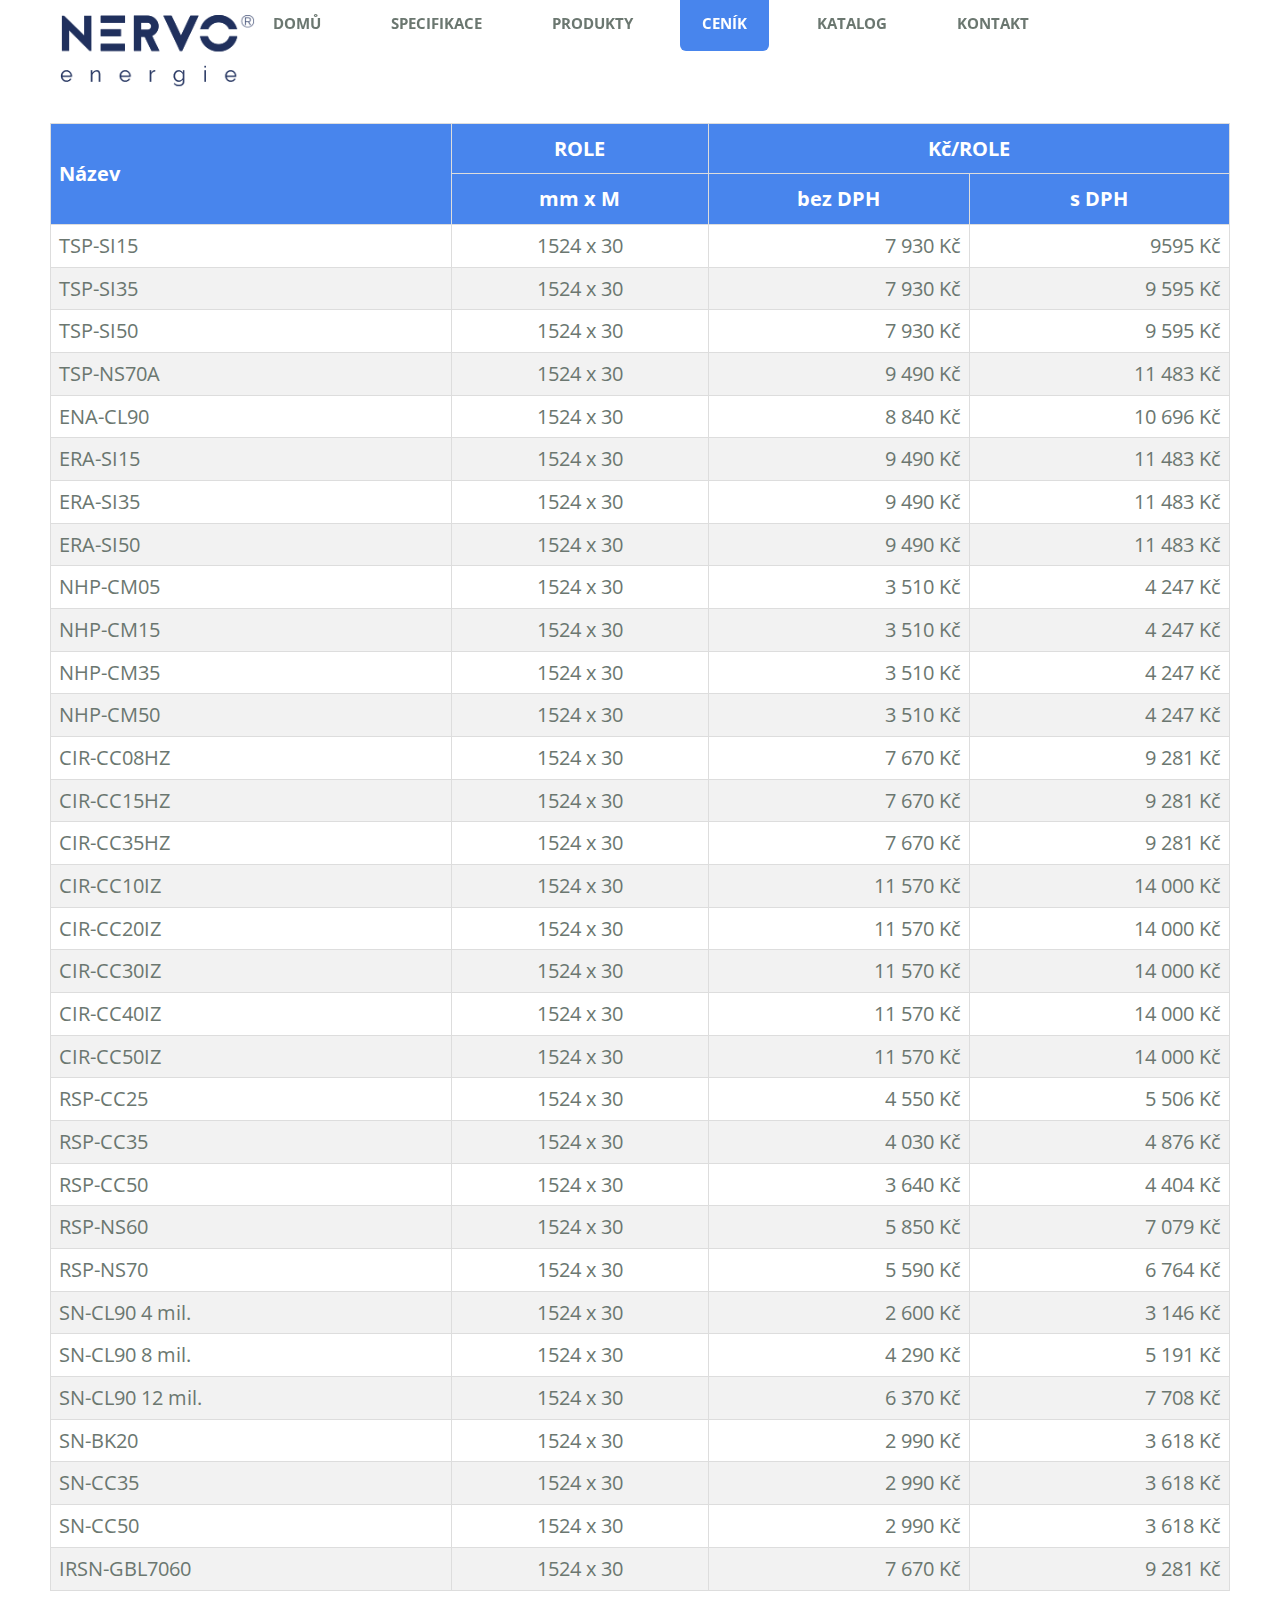
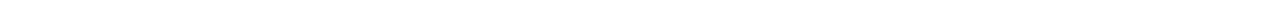
<file: cennik.html>
<!DOCTYPE HTML>
<!--
	TXT by HTML5 UP
	html5up.net | @ajlkn
	Free for personal and commercial use under the CCA 3.0 license (html5up.net/license)
-->
<html>
	<head>
		<title>Nervo</title>
		<meta charset="utf-8" />
		<meta name="viewport" content="width=device-width, initial-scale=1, user-scalable=no" />
		<link rel="stylesheet" href="assets/css/main.css" />
	</head>
	<body class="is-preload" style="overflow-x:visible;background:white;" >
		<div id="page-wrapper">

			<!-- Header -->
				<header id="header">
					<div class="logo container">
						<div>
							<h1><a href="index.html" id="logo">Nervo</a></h1>
						</div>
					</div>
				</header>

			<!-- Nav -->
				<nav id="nav">
              <div class="logo">
                <img src="images/nervo_logo_blue.png">
              </div>
              <ul>
                <li class="homeButton"><a href="index.html">Domů</a></li>
                <li class="specificationButton"><a href="specifikace.html">Specifikace</a></li>
                <li class=" productsButton">
                  <a href="#">Produkty</a>
                  <ul>
                    <li><a href="TSP-NS-70S.html">TSP-NS 70S</a></li>
                    <li><a href="TSP-NS-60A.html">TSP-NS 60A</a></li>
                    <li><a href="TSP-SI-35.html">TSP-SI 35</a></li>
                    <li><a href="TSP-SI-15.html">TSP-SI 15</a></li>
                  </ul>
                </li>
                <li class="priceButton current"><a href="cennik.html">Ceník</a></li>
                <li class="catalogButton "><a href="katalog.html" >Katalog</a></li>
                <li class="contactButton "><a style="cursor:pointer;"href="kontakt.html">Kontakt</a></li>
              </ul>
            </nav>

			<!-- Main -->
				<section >
					<div class="container">
						<table id = "price" style="margin-top: 50px;">
						  <tr>
						    <th rowspan="2" style="text-align: left;vertical-align: middle;">Název</th>
						    <th colspan="1" scope="colgroup">ROLE</th>
						    <th colspan="2" scope="colgroup">Kč/ROLE</th>
						  </tr>
						  <tr>
						    <th scope="col">mm x M</th>
						    <th scope="col">bez DPH</th>
						    <th scope="col">s DPH</th>
						  </tr>
						  <tr>
						    <td scope="row">TSP-SI15</td>
						    <td class="text-center">1524 x 30</td>
						    <td class="text-right">7 930 Kč</td>
						    <td class="text-right">9595 Kč</td>
						  </tr>
						  <tr>
						    <td scope="row">TSP-SI35</td>
						    <td class="text-center">1524 x 30</td>
						    <td class="text-right">7 930 Kč</td>
						    <td class="text-right">9 595 Kč</td>
						  </tr>
						  <tr>
						    <td scope="row">TSP-SI50</td>
						    <td class="text-center">1524 x 30</td>
						    <td class="text-right">7 930 Kč</td>
						    <td class="text-right">9 595 Kč</td>
						  </tr>
						  <tr>
						    <td scope="row">TSP-NS70A</td>
						    <td class="text-center">1524 x 30</td>
						    <td class="text-right">9 490 Kč</td>
						    <td class="text-right">11 483 Kč</td>
						  </tr>
						  <tr>
						    <td scope="row">ENA-CL90</td>
						    <td class="text-center">1524 x 30</td>
						    <td class="text-right">8 840 Kč</td>
						    <td class="text-right">10 696 Kč</td>
						  </tr>
						  <tr>
						    <td scope="row">ERA-SI15</td>
						    <td class="text-center">1524 x 30</td>
						    <td class="text-right">9 490 Kč</td>
						    <td class="text-right">11 483 Kč</td>
						  </tr>
						  <tr>
						    <td scope="row">ERA-SI35</td>
						    <td class="text-center">1524 x 30</td>
						    <td class="text-right">9 490 Kč</td>
						    <td class="text-right">11 483 Kč</td>
						  </tr>
						  <tr>
						    <td scope="row">ERA-SI50</td>
						    <td class="text-center">1524 x 30</td>
						    <td class="text-right">9 490 Kč</td>
						    <td class="text-right">11 483 Kč</td>
						  </tr>
						  <tr>
						    <td scope="row">NHP-CM05</td>
						    <td class="text-center">1524 x 30</td>
						    <td class="text-right">3 510 Kč</td>
						    <td class="text-right">4 247 Kč</td>
						  </tr>
						  <tr>
						    <td scope="row">NHP-CM15</td>
						    <td class="text-center">1524 x 30</td>
						    <td class="text-right">3 510 Kč</td>
						    <td class="text-right">4 247 Kč</td>
						  </tr>
						  <tr>
						    <td scope="row">NHP-CM35</td>
						    <td class="text-center">1524 x 30</td>
						    <td class="text-right">3 510 Kč</td>
						    <td class="text-right">4 247 Kč</td>
						  </tr>
						  <tr>
						    <td scope="row">NHP-CM50</td>
						    <td class="text-center">1524 x 30</td>
						    <td class="text-right">3 510 Kč</td>
						    <td class="text-right">4 247 Kč</td>
						  </tr>
						  <tr>
						    <td scope="row">CIR-CC08HZ</td>
						    <td class="text-center">1524 x 30</td>
						    <td class="text-right">7 670 Kč</td>
						    <td class="text-right">9 281 Kč</td>
						  </tr>
						  <tr>
						    <td scope="row">CIR-CC15HZ</td>
						    <td class="text-center">1524 x 30</td>
						    <td class="text-right">7 670 Kč</td>
						    <td class="text-right">9 281 Kč</td>
						  </tr>
						  <tr>
						    <td scope="row">CIR-CC35HZ</td>
						    <td class="text-center">1524 x 30</td>
						    <td class="text-right">7 670 Kč</td>
						    <td class="text-right">9 281 Kč</td>
						  </tr>
						  <tr>
						    <td scope="row">CIR-CC10IZ</td>
						    <td class="text-center">1524 x 30</td>
						    <td class="text-right">11 570 Kč</td>
						    <td class="text-right">14 000 Kč</td>
						  </tr>
						  <tr>
						    <td scope="row">CIR-CC20IZ</td>
						    <td class="text-center">1524 x 30</td>
						    <td class="text-right">11 570 Kč</td>
						    <td class="text-right">14 000 Kč</td>
						  </tr>
						  <tr>
						    <td scope="row">CIR-CC30IZ</td>
						    <td class="text-center">1524 x 30</td>
						    <td class="text-right">11 570 Kč</td>
						    <td class="text-right">14 000 Kč</td>
						  </tr>
						  <tr>
						    <td scope="row">CIR-CC40IZ</td>
						    <td class="text-center">1524 x 30</td>
						    <td class="text-right">11 570 Kč</td>
						    <td class="text-right">14 000 Kč</td>
						  </tr>
						  <tr>
						    <td scope="row">CIR-CC50IZ</td>
						    <td class="text-center">1524 x 30</td>
						    <td class="text-right">11 570 Kč</td>
						    <td class="text-right">14 000 Kč</td>
						  </tr>
						  <tr>
						    <td scope="row">RSP-CC25</td>
						    <td class="text-center">1524 x 30</td>
						    <td class="text-right">4 550 Kč</td>
						    <td class="text-right">5 506 Kč</td>
						  </tr>
						  <tr>
						    <td scope="row">RSP-CC35</td>
						    <td class="text-center">1524 x 30</td>
						    <td class="text-right">4 030 Kč</td>
						    <td class="text-right">4 876 Kč</td>
						  </tr>
						  <tr>
						    <td scope="row">RSP-CC50</td>
						    <td class="text-center">1524 x 30</td>
						    <td class="text-right">3 640 Kč</td>
						    <td class="text-right">4 404 Kč</td>
						  </tr>
						  <tr>
						    <td scope="row">RSP-NS60</td>
						    <td class="text-center">1524 x 30</td>
						    <td class="text-right">5 850 Kč</td>
						    <td class="text-right">7 079 Kč</td>
						  </tr>
						  <tr>
						    <td scope="row">RSP-NS70</td>
						    <td class="text-center">1524 x 30</td>
						    <td class="text-right">5 590 Kč</td>
						    <td class="text-right">6 764 Kč</td>
						  </tr>
						  <tr>
						    <td scope="row">SN-CL90 4 mil.</td>
						    <td class="text-center">1524 x 30</td>
						    <td class="text-right">2 600 Kč</td>
						    <td class="text-right">3 146 Kč</td>
						  </tr>
						  <tr>
						    <td scope="row">SN-CL90 8 mil.</td>
						    <td class="text-center">1524 x 30</td>
						    <td class="text-right">4 290 Kč</td>
						    <td class="text-right">5 191 Kč</td>
						  </tr>
						  <tr>
						    <td scope="row">SN-CL90 12 mil.</td>
						    <td class="text-center">1524 x 30</td>
						    <td class="text-right">6 370 Kč</td>
						    <td class="text-right">7 708 Kč</td>
						  </tr>
						  <tr>
						    <td scope="row">SN-BK20</td>
						    <td class="text-center">1524 x 30</td>
						    <td class="text-right">2 990 Kč</td>
						    <td class="text-right">3 618 Kč</td>
						  </tr>
						  <tr>
						    <td scope="row">SN-CC35</td>
						    <td class="text-center">1524 x 30</td>
						    <td class="text-right">2 990 Kč</td>
						    <td class="text-right">3 618 Kč</td>
						  </tr>
						  <tr>
						    <td scope="row">SN-CC50</td>
						    <td class="text-center">1524 x 30</td>
						    <td class="text-right">2 990 Kč</td>
						    <td class="text-right">3 618 Kč</td>
						  </tr>
						  <tr>
						    <td scope="row">IRSN-GBL7060</td>
						    <td class="text-center">1524 x 30</td>
						    <td class="text-right">7 670 Kč</td>
						    <td class="text-right">9 281 Kč</td>
						  </tr>
						</table>
					</div>
					
				</section>

		</div>

		<!-- Scripts -->
			<script src="assets/js/jquery.min.js"></script>
			<script src="assets/js/jquery.dropotron.min.js"></script>
			<script src="assets/js/jquery.scrolly.min.js"></script>
			<script src="assets/js/browser.min.js"></script>
			<script src="assets/js/breakpoints.min.js"></script>
			<script src="assets/js/util.js"></script>
			<script src="assets/js/main.js"></script>

	</body>
</html>
</file>
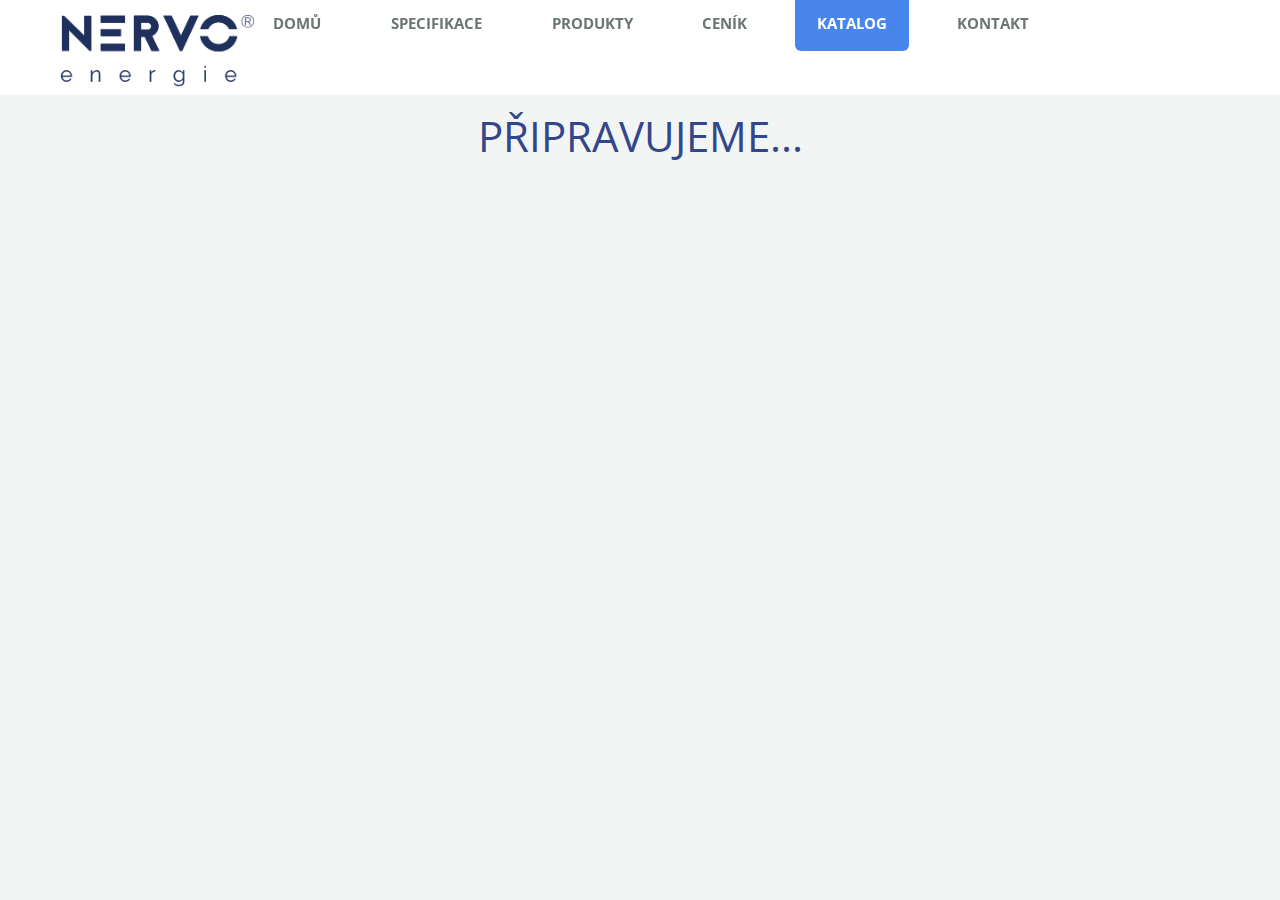
<file: katalog.html>
<!DOCTYPE HTML>
<!--
	TXT by HTML5 UP
	html5up.net | @ajlkn
	Free for personal and commercial use under the CCA 3.0 license (html5up.net/license)
-->
<html>
	<head>
		<title>Nervo</title>
		<meta charset="utf-8" />
		<meta name="viewport" content="width=device-width, initial-scale=1, user-scalable=no" />
		<link rel="stylesheet" href="assets/css/main.css" />
	</head>
	<body class="is-preload">
		<div id="page-wrapper">

			<!-- Header -->
				<header id="header">
					<div class="logo container">
						<div>
							<h1><a href="index.html" id="logo">Nervo</a></h1>
						</div>
					</div>
				</header>

			<!-- Nav -->
				<nav id="nav">
              <div class="logo">
                <img src="images/nervo_logo_blue.png">
              </div>
              <ul>
                <li class="homeButton"><a href="index.html">Domů</a></li>
                <li class="specificationButton"><a href="specifikace.html">Specifikace</a></li>
                <li class=" productsButton">
                  <a href="#">Produkty</a>
                  <ul>
                    <li><a href="TSP-NS-70S.html">TSP-NS 70S</a></li>
                    <li><a href="TSP-NS-60A.html">TSP-NS 60A</a></li>
                    <li><a href="TSP-SI-35.html">TSP-SI 35</a></li>
                    <li><a href="TSP-SI-15.html">TSP-SI 15</a></li>
                  </ul>
                </li>
                <li class="priceButton"><a href="cennik.html">Ceník</a></li>
                <li class="catalogButton current"><a href="katalog.html" >Katalog</a></li>
                <li class="contactButton "><a style="cursor:pointer;"href="kontakt.html">Kontakt</a></li>
              </ul>
            </nav>

			<!-- Main -->
				<section >
					<div class="container" style="position: relative;top: 50px;">
            <div class="row">
              <div class="col-12 katalogtext">PŘIPRAVUJEME...</div>
            </div>     
          </div>
				</section>

		</div>

		<!-- Scripts -->
			<script src="assets/js/jquery.min.js"></script>
			<script src="assets/js/jquery.dropotron.min.js"></script>
			<script src="assets/js/jquery.scrolly.min.js"></script>
			<script src="assets/js/browser.min.js"></script>
			<script src="assets/js/breakpoints.min.js"></script>
			<script src="assets/js/util.js"></script>
			<script src="assets/js/main.js"></script>

	</body>
</html>
</file>
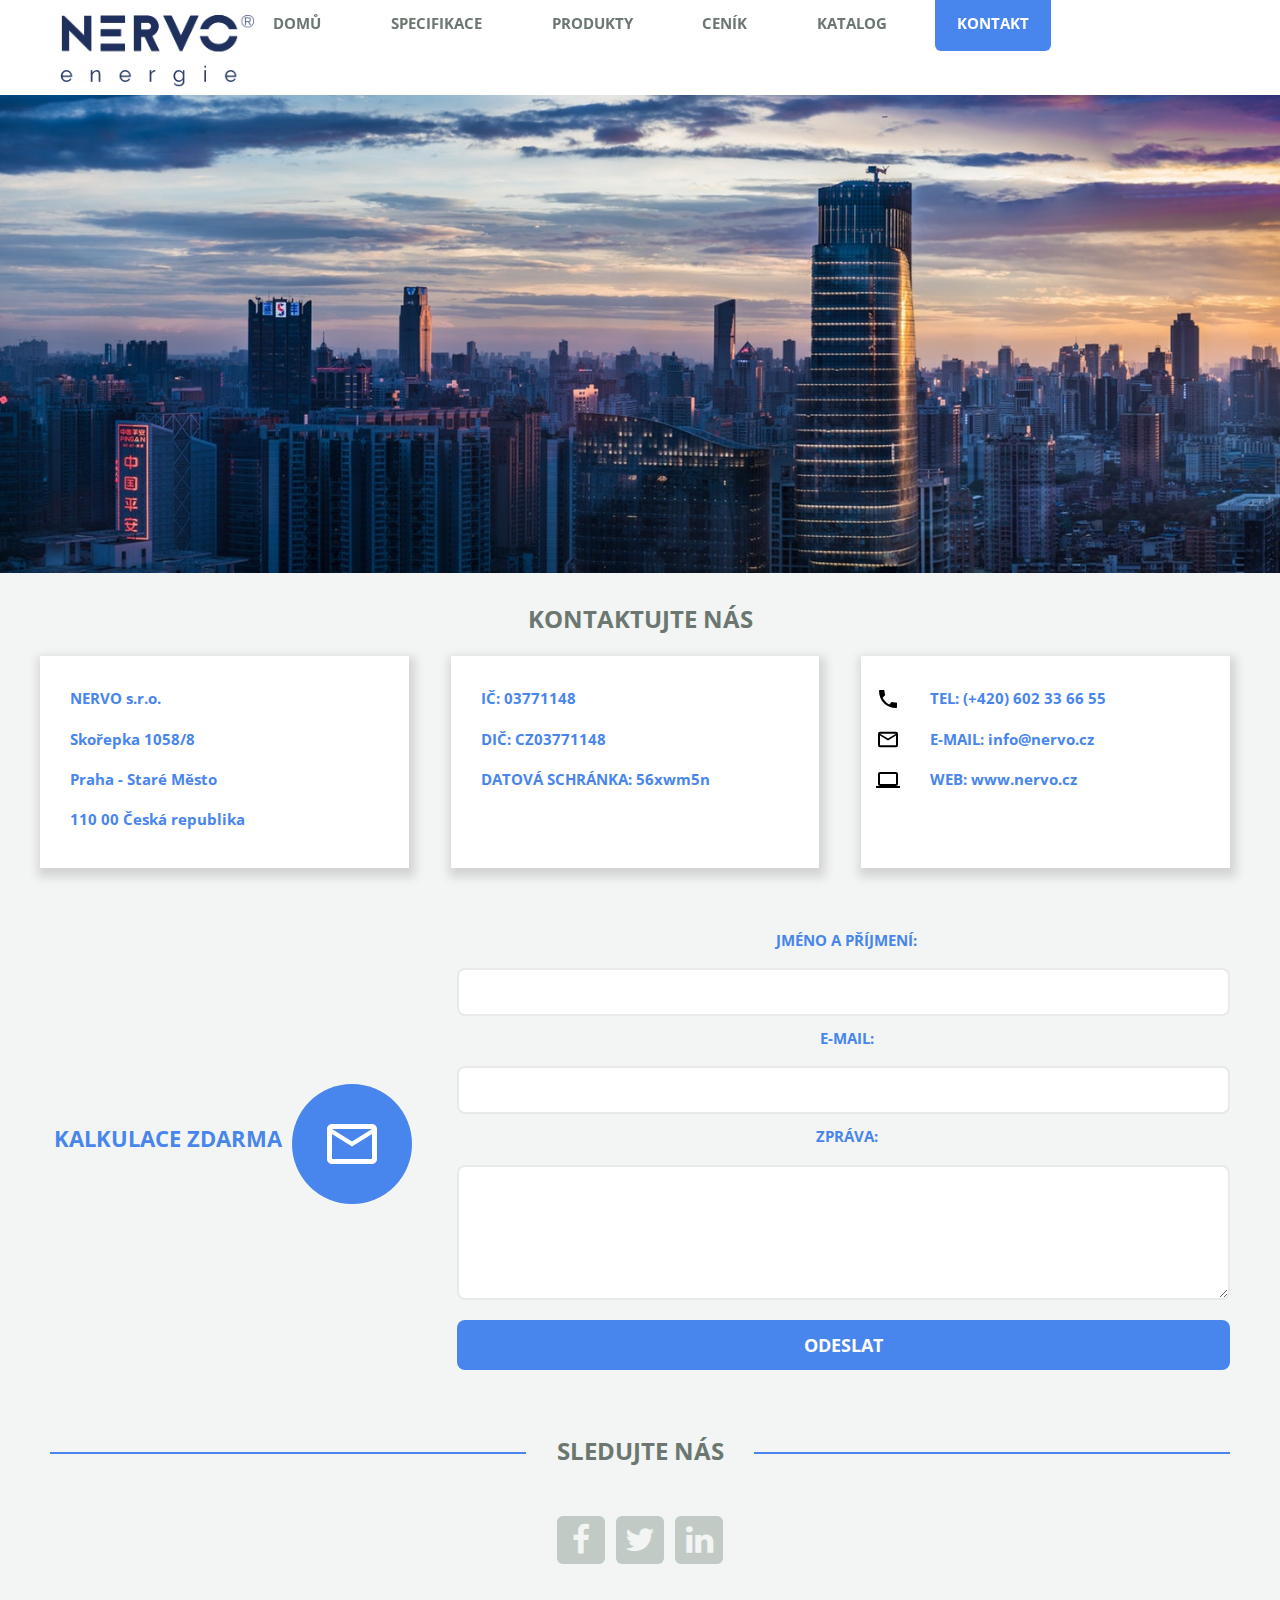
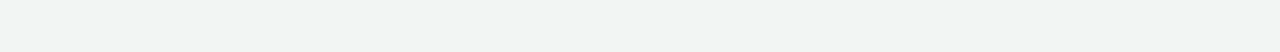
<file: kontakt.html>
<!DOCTYPE HTML>
<!--
	TXT by HTML5 UP
	html5up.net | @ajlkn
	Free for personal and commercial use under the CCA 3.0 license (html5up.net/license)
-->
<html>
	<head>
		<title>Nervo</title>
		<meta charset="utf-8" />
		<meta name="viewport" content="width=device-width, initial-scale=1, user-scalable=no" />
		<link rel="stylesheet" href="assets/css/main.css" />
	</head>
	<body class="is-preload">
		<div id="page-wrapper">

			<!-- Header -->
				<header id="header">
					<div class="logo container">
						<div>
							<h1><a href="index.html" id="logo">Nervo</a></h1>
						</div>
					</div>
				</header>

			<!-- Nav -->
				<nav id="nav">
              <div class="logo">
                <img src="images/nervo_logo_blue.png">
              </div>
              <ul>
                <li class="homeButton"><a href="index.html">Domů</a></li>
                <li class="specificationButton"><a href="specifikace.html">Specifikace</a></li>
                <li class=" productsButton">
                  <a href="#">Produkty</a>
                  <ul>
                    <li><a href="TSP-NS-70S.html">TSP-NS 70S</a></li>
                    <li><a href="TSP-NS-60A.html">TSP-NS 60A</a></li>
                    <li><a href="TSP-SI-35.html">TSP-SI 35</a></li>
                    <li><a href="TSP-SI-15.html">TSP-SI 15</a></li>
                  </ul>
                </li>
                <li class="priceButton"><a href="cennik.html">Ceník</a></li>
                <li class="catalogButton"><a href="katalog.html" >Katalog</a></li>
                <li class="contactButton current"><a style="cursor:pointer;"href="kontakt.html">Kontakt</a></li>
              </ul>
            </nav>

			<!-- Main -->
				<section class="kontaktpage">
					<div class="container-fluid" style="background-image: url(images/contact.jpeg)">
            
          </div>
          <h2>Kontaktujte nás</h2>
          <div class="container">
            <div class="row">
                <div class="col-12 cardHolder">
                  <div class="row " style="justify-content: space-between;">
                    <div class="col-4 col-12-small card">
                      <p>NERVO s.r.o.</p>
                      <p>Skořepka 1058/8</p>
                      <p>Praha - Staré Město</p>
                      <p>110 00 Česká republika</p>
                    </div>
                    <div class="col-4 col-12-small card">
                      <p>IČ: 03771148</p>
                      <p>DIČ: CZ03771148</p>
                      <p>DATOVÁ SCHRÁNKA: 56xwm5n</p>
                    </div>
                    <div class="col-4 col-12-small card" style="padding-top: 30px;padding-bottom: 20px;">
                      <div style="display: flex;">
                        <img src="images/phone.svg">
                        <p>TEL: (+420) 602 33 66 55</p>
                      </div>
                      <div style="display: flex;"> 
                        <img src="images/envelope.svg">
                        <p>E-MAIL: info@nervo.cz</p>
                      </div>
                      <div style="display: flex;">
                        <img src="images/computer.svg">
                        <p>WEB: www.nervo.cz</p>
                      </div>
                    </div>
                  </div>
                </div>
              </div>
          </div>
          <div class="container">
            <div class="row">
              <div class="col-12 calculation" style="margin-top: 50px;">
                <div class="row">
                  <div class="col-4 col-12-small" style="display: flex;align-items: center;justify-content: center;flex-wrap: wrap;">
                    <h3>Kalkulace zdarma</h3>
                    <div class = "iconBackground">
                      <img src="images/envelope.svg">
                    </div>
                  </div>
                  <div class="col-8 col-12-small">
                    <form>
                    <p style="text-align: center;margin-top: 10px;padding-left: 0;">JMÉNO A PŘÍJMENÍ:</p>
                    <input name="name" type="text" required="true">
                    <p style="text-align: center;margin-top: 10px;padding-left: 0;">E-MAIL:</p>
                    <input name="email" type="text" required="true">
                    <p style="text-align: center;margin-top: 10px;padding-left: 0;">ZPRÁVA:</p>
                    <textarea name="message" rows="4"></textarea>
                    <input type="submit" value="Odeslat" style="width: 100%;margin-top: 20px;">
                  </form>
                  </div>
                </div>
              </div>
            </div>
          </div>
				</section>

			<!-- Footer -->
				 <footer id="footer">
          <div class="container">
            <div class="row gtr-200">
              <div class="col-12">

                <!-- Contact -->
                  <section>
                    <h2 class="major"><span>Sledujte nás</span></h2>
                    <ul class="contact">
                      <li><a class="icon fa-facebook" href="https://www.facebook.com/nervoenergie" target="_blank"><span class="label">Facebook</span></a></li>
                      <li><a class="icon fa-twitter" href="https://twitter.com/MarekBarky"  target="_blank"><span class="label">Twitter</span></a></li>
                      <!--<li><a class="icon fa-instagram" href="https://www.linkedin.com/in/marek-barky/en" target="_blank"><span class="label">Instagram</span></a></li>-->
                      <li><a class="icon fa-linkedin" href="https://www.linkedin.com/in/marek-barky/en" target="_blank"><span class="label"  >LinkedIn</span></a></li>
                    </ul>
                  </section>
              </div>
            </div>
          </div>
         
        </footer>

		</div>

		<!-- Scripts -->
			<script src="assets/js/jquery.min.js"></script>
			<script src="assets/js/jquery.dropotron.min.js"></script>
			<script src="assets/js/jquery.scrolly.min.js"></script>
			<script src="assets/js/browser.min.js"></script>
			<script src="assets/js/breakpoints.min.js"></script>
			<script src="assets/js/util.js"></script>
			<script src="assets/js/main.js"></script>

	</body>
</html>
</file>
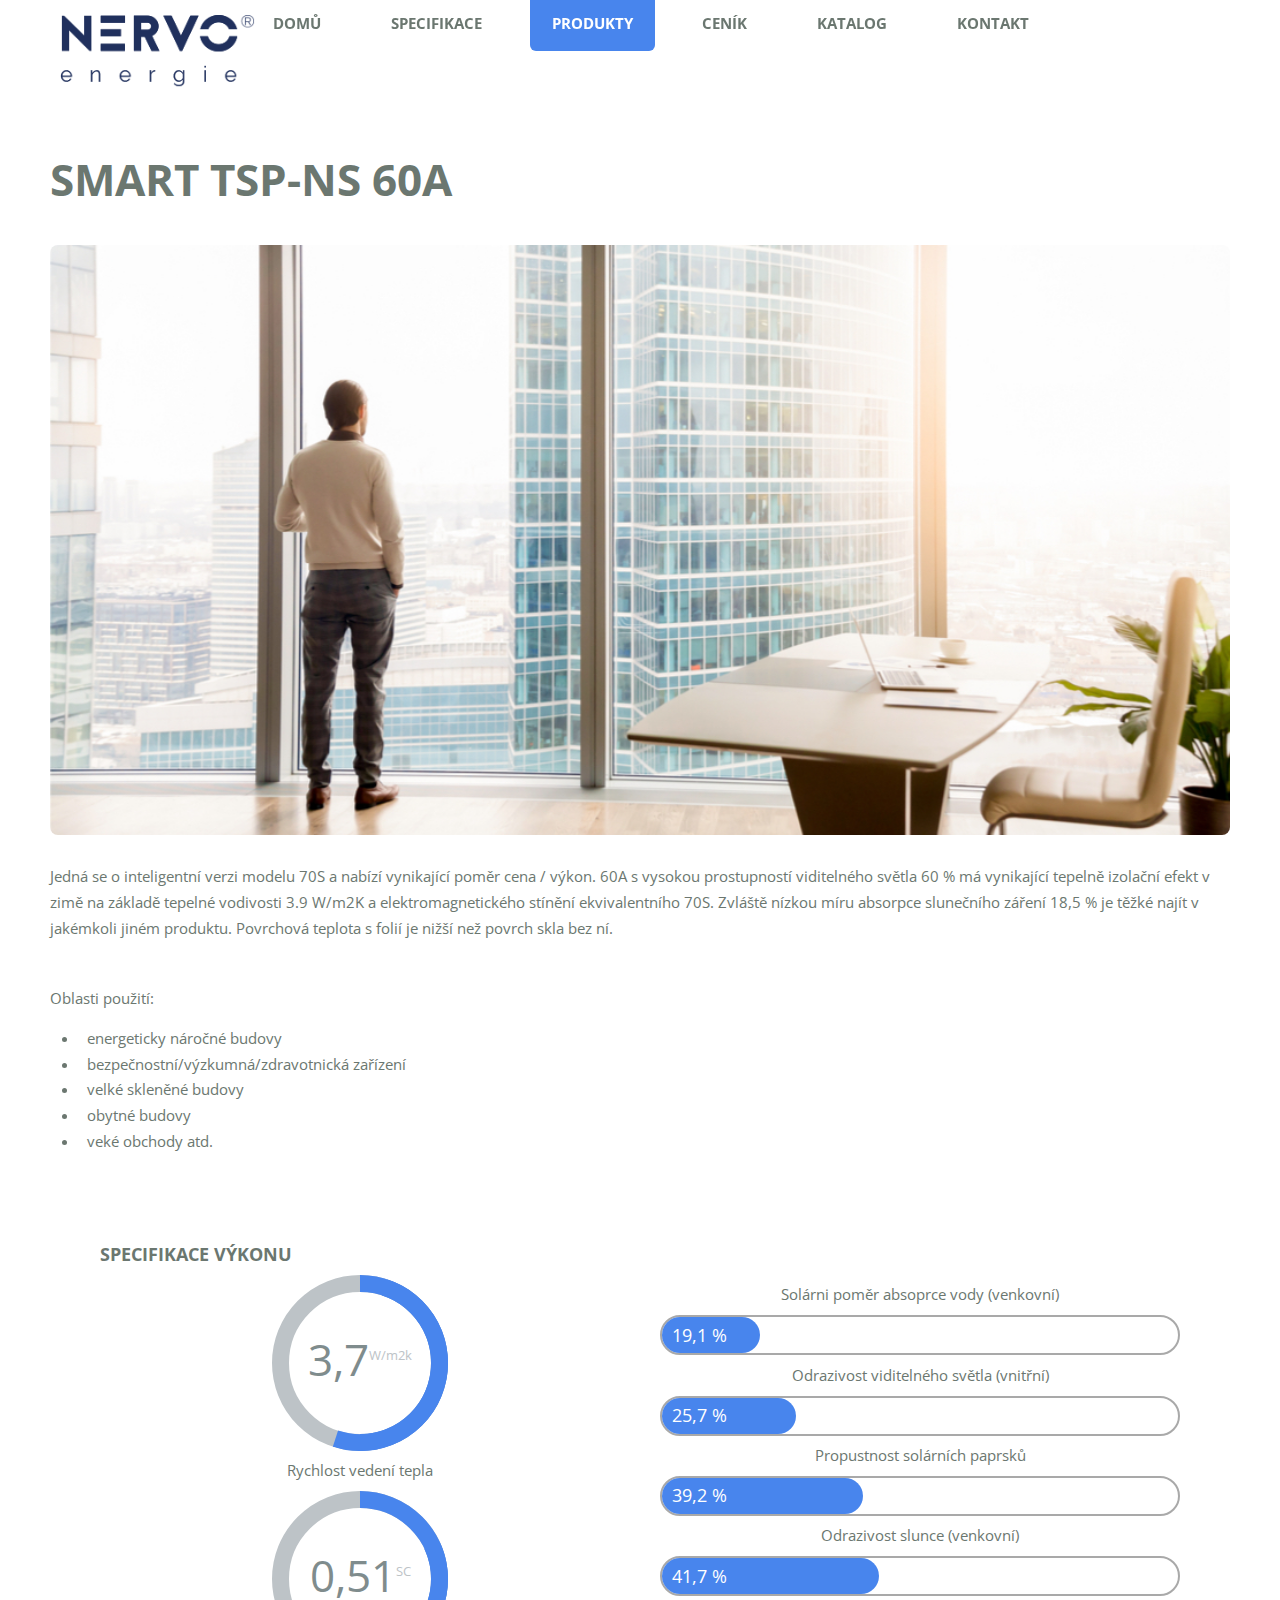
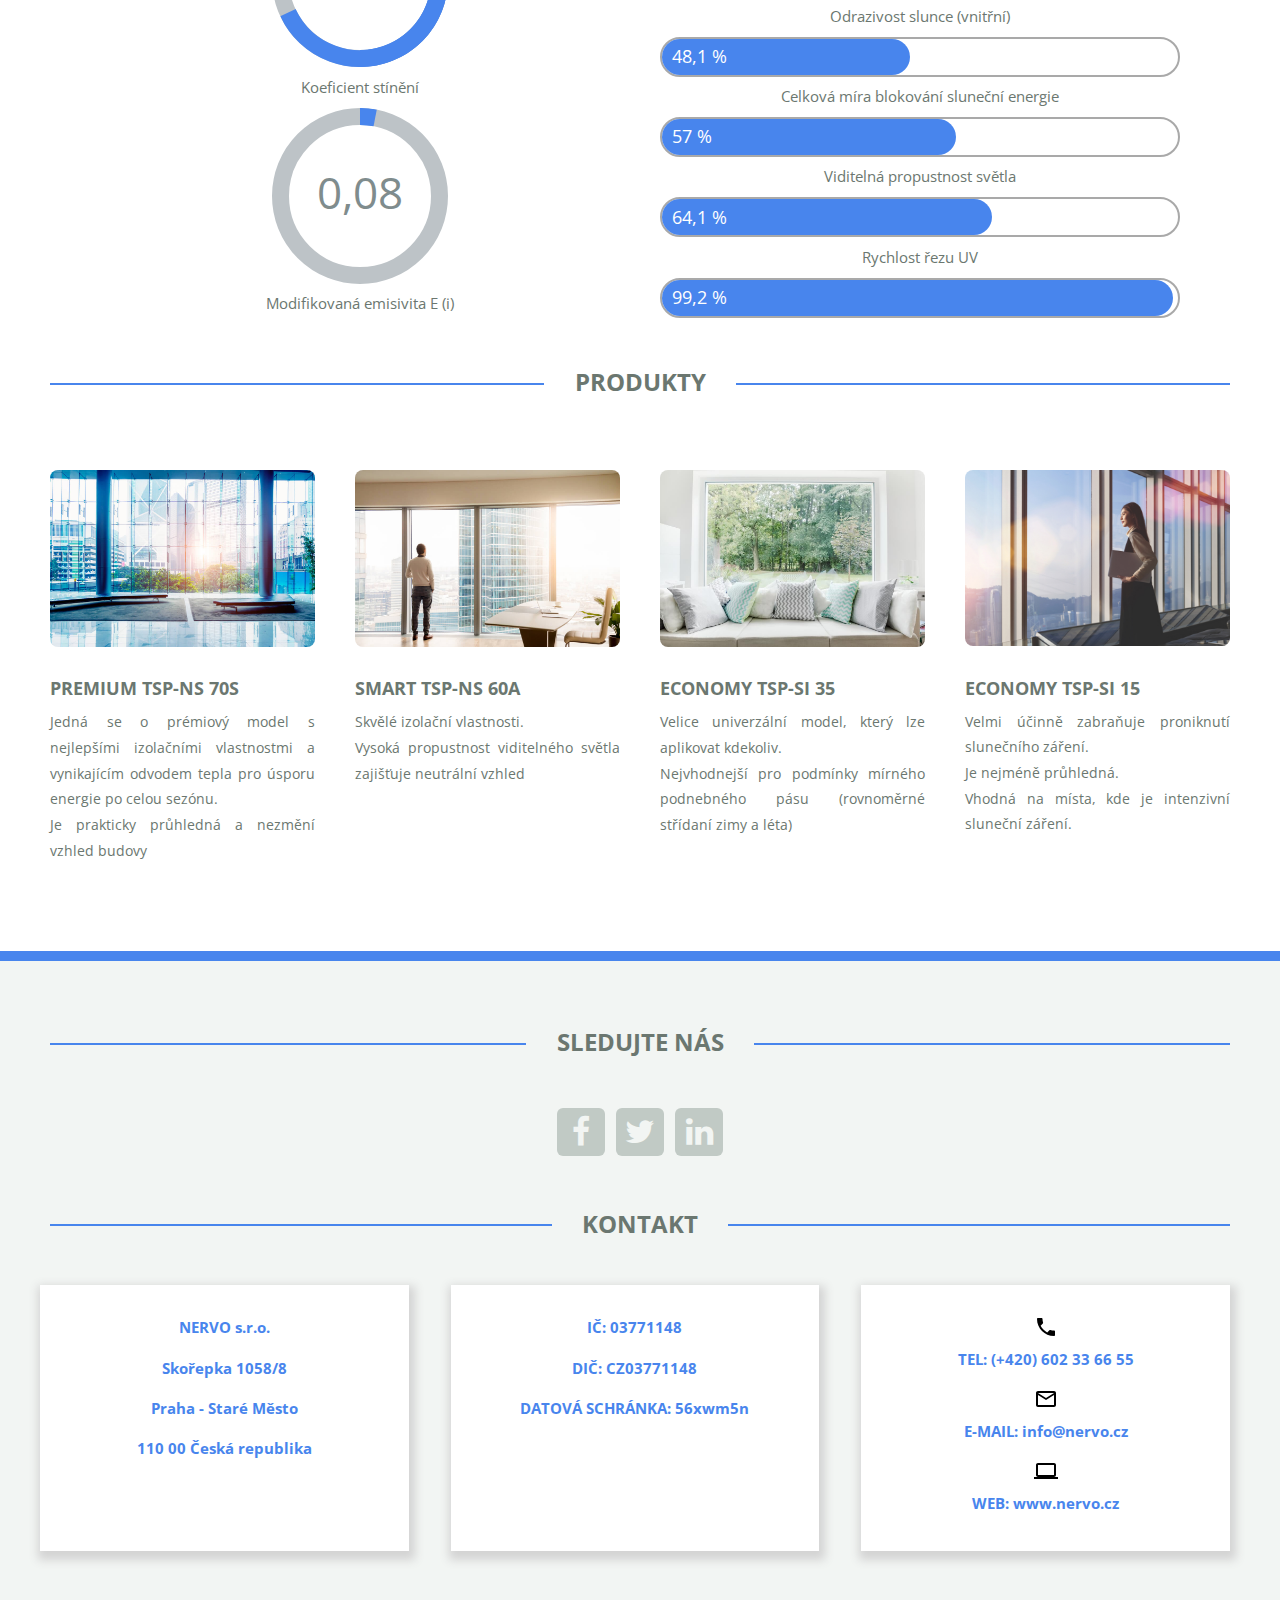
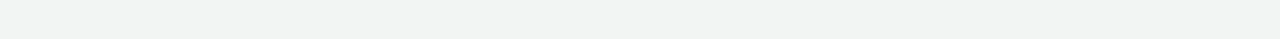
<file: TSP-NS-60A.html>
<!DOCTYPE HTML>
<!--
	TXT by HTML5 UP
	html5up.net | @ajlkn
	Free for personal and commercial use under the CCA 3.0 license (html5up.net/license)
-->
<html>
	<head>
		<title>TSP-NS-60A</title>
		<meta charset="utf-8" />
		<meta name="viewport" content="width=device-width, initial-scale=1, user-scalable=no" />
		<link rel="stylesheet" href="assets/css/main.css" />
		<link rel="stylesheet" href="assets/css/simple-donut.css" />
	</head>
	<body class="is-preload">
		<div id="page-wrapper">

			<!-- Header -->
				<header id="header">
					<div class="logo container">
						<div>
							<h1><a href="index.html" id="logo">Nervo</a></h1>
							<p></p>
						</div>
					</div>
				</header>

			<!-- Nav -->
				<nav id="nav">
		          <div class="logo">
		            <img src="images/nervo_logo_blue.png">
		          </div>
		          <ul>
		            <li class="homeButton"><a href="index.html">Domů</a></li>
		            <li class="specificationButton"><a href="specifikace.html">Specifikace</a></li>
		            <li class="current productsButton">
		              <a href="#">Produkty</a>
		              <ul>
		                <li><a href="TSP-NS-70S.html">TSP-NS 70S</a></li>
		                <li><a href="TSP-NS-60A.html">TSP-NS 60A</a></li>
		                <li><a href="TSP-SI-35.html">TSP-SI 35</a></li>
		                <li><a href="TSP-SI-15.html">TSP-SI 15</a></li>
		              </ul>
		            </li>
		            <li class="priceButton"><a href="cennik.html">Ceník</a></li>
		            <li class="catalogButton" ><a href="katalog.html">Katalog</a></li>
		            <li class="contactButton"><a style="cursor:pointer;"href="kontakt.html">Kontakt</a></li>
		          </ul>
		        </nav>

			<!-- Main -->
				<section id="main">
					<div class="container">
						<div class="row">
							<div class="col-12">
								<div class="content">

									<!-- Content -->

										<article class="box page-content">

											<header>
												<h2>Smart TSP-NS 60A</h2>
											</header>

											<section>
											<span class="image featured"><img src="images/TSP60.jpg" alt="" /></span>
												<p>
													Jedná se o inteligentní verzi modelu 70S a nabízí vynikající poměr cena / výkon. 60A s vysokou prostupností viditelného světla 60 % má vynikající tepelně izolační efekt v zimě na základě tepelné vodivosti 3.9 W/m2K a elektromagnetického stínění ekvivalentního 70S. Zvláště nízkou míru absorpce slunečního záření 18,5 % je těžké najít v jakémkoli jiném produktu. Povrchová teplota s folií je nižší než povrch skla bez ní.
												</p>
												<p style="margin-bottom: 1em;">Oblasti použití:</p>
												<ul style="padding-left: 2em;"> 
												  <li>energeticky náročné budovy</li>
												  <li>bezpečnostní/výzkumná/zdravotnická zařízení</li>
												  <li>velké skleněné budovy</li>
												  <li>obytné budovy</li>
												  <li>veké obchody atd.</li>
												</ul>
											</section>

											<section>
												
												
												<div class="container piechart piechart70s">
												<h3>Specifikace výkonu</h3>
												<div class="row">
													<div class="col-6 col-12-medium">
														<div class="col-12">
															<div id="60APSP" class="donut-size">
															  <div class="pie-wrapper">
															    <span class="label">
															      <span class="num">3,7</span><span class="smaller">W/m2k</span>
															    </span>
															    <div class="pie">
															      <div class="left-side half-circle"></div>
															      <div class="right-side half-circle"></div>
															    </div>
															    <div class="shadow"></div>
															  </div>
															</div>
															<p>Rychlost vedení tepla</p>
														</div>
														<div class="col-12">
															<div id="60AVPS" class="donut-size">
															  <div class="pie-wrapper">
															    <span class="label">
															      <span class="num">0,51</span><span class="smaller">SC</span>
															    </span>
															    <div class="pie">
															      <div class="left-side half-circle"></div>
															      <div class="right-side half-circle"></div>
															    </div>
															    <div class="shadow"></div>
															  </div>
															</div>
															<p>Koeficient stínění</p>
														</div>
														<div class="col-12">
															<div id="60ARR" class="donut-size">
															  <div class="pie-wrapper">
															    <span class="label">
															      <span class="num">0,08</span><span class="smaller"></span>
															    </span>
															    <div class="pie">
															      <div class="left-side half-circle"></div>
															      <div class="right-side half-circle"></div>
															    </div>
															    <div class="shadow"></div>
															  </div>
															</div>
															<p>Modifikovaná emisivita E (i)</p>
														</div>
													</div>

													<div class="col-6 col-12-medium">
														<div class = "col-12">
															<p>Solárni poměr absoprce vody (venkovní)</p>
															<div class="percentHolder">
																<div class="percentFiller" style="width: 19%;"></div>
																<p class="percentText">19,1 %</p>
															</div>
														</div>
														<div class = "col-12">
															<p>Odrazivost viditelného světla (vnitřní)</p>
															<div class="percentHolder">
																<div class="percentFiller" style="width: 26%;"></div>
																<p class="percentText">25,7 %</p>
															</div>
														</div>
														<div class = "col-12">
															<p>Propustnost solárních paprsků</p>
															<div class="percentHolder">
																<div class="percentFiller" style="width: 39%;"></div>
																<p class="percentText">39,2 %</p>
															</div>
														</div>
														<div class = "col-12">
															<p>Odrazivost slunce (venkovní)</p>
															<div class="percentHolder">
																<div class="percentFiller" style="width: 42%;"></div>
																<p class="percentText">41,7 %</p>
															</div>
														</div>
														<div class = "col-12">
															<p>Odrazivost slunce (vnitřní)</p>
															<div class="percentHolder">
																<div class="percentFiller" style="width: 48%;"></div>
																<p class="percentText">48,1 %</p>
															</div>
														</div>
														<div class = "col-12">
															<p>Celková míra blokování sluneční energie</p>
															<div class="percentHolder">
																<div class="percentFiller" style="width: 57%;"></div>
																<p class="percentText">57 %</p>
															</div>
														</div>
														<div class = "col-12">
															<p>Viditelná propustnost světla</p>
															<div class="percentHolder">
																<div class="percentFiller" style="width: 64%;"></div>
																<p class="percentText">64,1 %</p>
															</div>
														</div>
													    <div class = "col-12">
															<p>Rychlost řezu UV</p>
															<div class="percentHolder">
																<div class="percentFiller" style="width: 99%;"></div>
																<p class="percentText">99,2 %</p>
															</div>
														</div>
													</div>
												</div>	
											</div>
											</section>
										</article>

								</div>
							</div>
							<div class="col-12">

								<!-- Features -->
									<section class="box features">
										<h2 class="major"><span>Produkty</span></h2>
                    <div>
                      <div class="row">
                        <div class="col-3 col-6-medium col-12-small">

                          <!-- Feature -->
                            <section class="box feature">
                              <a href="TSP-NS-70S.html" class="image featured"><img src="images/TSP-NS_70S.png" alt="" /></a>
                              <h3><a href="#">Premium TSP-NS 70S</a></h3>
                              <p>
                                Jedná se o prémiový model s nejlepšími izolačními vlastnostmi a vynikajícím odvodem tepla pro úsporu energie po celou sezónu.<br>Je prakticky průhledná a nezmění vzhled budovy
                              </p>
                            </section>

                        </div>
                        <div class="col-3 col-6-medium col-12-small">

                          <!-- Feature -->
                            <section class="box feature">
                              <a href="TSP-NS-60A.html" class="image featured"><img src="images/TSP-NS_60.png" alt="" /></a>
                              <h3><a href="#">Smart TSP-NS 60A</a></h3>
                              <p>
                                Skvělé izolační vlastnosti.<br>Vysoká propustnost viditelného světla zajišťuje neutrální vzhled
                              </p>
                            </section>

                        </div>
                        <div class="col-3 col-6-medium col-12-small">

                          <!-- Feature -->
                            <section class="box feature">
                              <a href="TSP-SI-35.html" class="image featured"><img src="images/TSP-SI_35.png" alt="" /></a>
                              <h3><a href="#">Economy TSP-SI 35</a></h3>
                              <p>
                                Velice univerzální model, který lze aplikovat kdekoliv.<br>Nejvhodnejší pro podmínky mírného podnebného pásu (rovnoměrné střídaní zimy a léta)
                              </p>
                            </section>

                        </div>
                        <div class="col-3 col-6-medium col-12-small">

                          <!-- Feature -->
                            <section class="box feature">
                              <a href="TSP-SI-15.html" class="image featured"><img src="images/TSP15mini.jpg" alt="" /></a>
                              <h3><a href="#">Economy TSP-SI 15</a></h3>
                              <p>
                                Velmi účinně zabraňuje proniknutí slunečního záření.<br>Je nejméně průhledná.<br>Vhodná na místa, kde je intenzivní sluneční záření.
                              </p>
                            </section>

                        </div>
                      </div>
                    </div>
				</section>

							</div>
						</div>
					</div>
				</section>

			<!-- Footer -->
				 <footer id="footer">
          <div class="container">
            <div class="row gtr-200">
              <div class="col-12">

                <!-- Contact -->
                  <section>
                    <h2 class="major"><span>Sledujte nás</span></h2>
                    <ul class="contact">
                      <li><a class="icon fa-facebook" href="https://www.facebook.com/nervoenergie" target="_blank"><span class="label">Facebook</span></a></li>
                      <li><a class="icon fa-twitter" href="https://twitter.com/MarekBarky"  target="_blank"><span class="label">Twitter</span></a></li>
                      <!--<li><a class="icon fa-instagram" href="https://www.linkedin.com/in/marek-barky/en" target="_blank"><span class="label">Instagram</span></a></li>-->
                      <li><a class="icon fa-linkedin" href="https://www.linkedin.com/in/marek-barky/en" target="_blank"><span class="label"  >LinkedIn</span></a></li>
                    </ul>
                  </section>
              </div>
            </div>
          </div>
          <div class="container contact #contact">
            <h2 class="major"><span>Kontakt</span></h2>
            <div class="row">
                <div class="col-12 cardHolder">
                  <div class="row " style="justify-content: space-between;">
                    <div class="col-4 col-12-small card">
                      <p>NERVO s.r.o.</p>
                      <p>Skořepka 1058/8</p>
                      <p>Praha - Staré Město</p>
                      <p>110 00 Česká republika</p>
                    </div>
                    <div class="col-4 col-12-small card">
                      <p>IČ: 03771148</p>
                      <p>DIČ: CZ03771148</p>
                      <p>DATOVÁ SCHRÁNKA: 56xwm5n</p>
                    </div>
                    <div class="col-4 col-12-small card" style="padding-top: 30px;padding-bottom: 20px;">
                      <div>
                        <img src="images/phone.svg">
                        <p>TEL: (+420) 602 33 66 55</p>
                      </div>
                      <div>
                        <img src="images/envelope.svg">
                        <p>E-MAIL: info@nervo.cz</p>
                      </div>
                      <div>
                        <img src="images/computer.svg">
                        <p>WEB: www.nervo.cz</p>
                      </div>
                    </div>
                  </div>
                </div>
              </div>
            </div>
        </footer>

		</div>

		<!-- Scripts -->
			<script src="assets/js/jquery.min.js"></script>
			<script src="assets/js/jquery.dropotron.min.js"></script>
			<script src="assets/js/jquery.scrolly.min.js"></script>
			<script src="assets/js/browser.min.js"></script>
			<script src="assets/js/breakpoints.min.js"></script>
			<script src="assets/js/util.js"></script>
			<script src="assets/js/main.js"></script>
			<script src="assets/js/simple-donut-jquery.js"></script>

	</body>
</html>
</file>
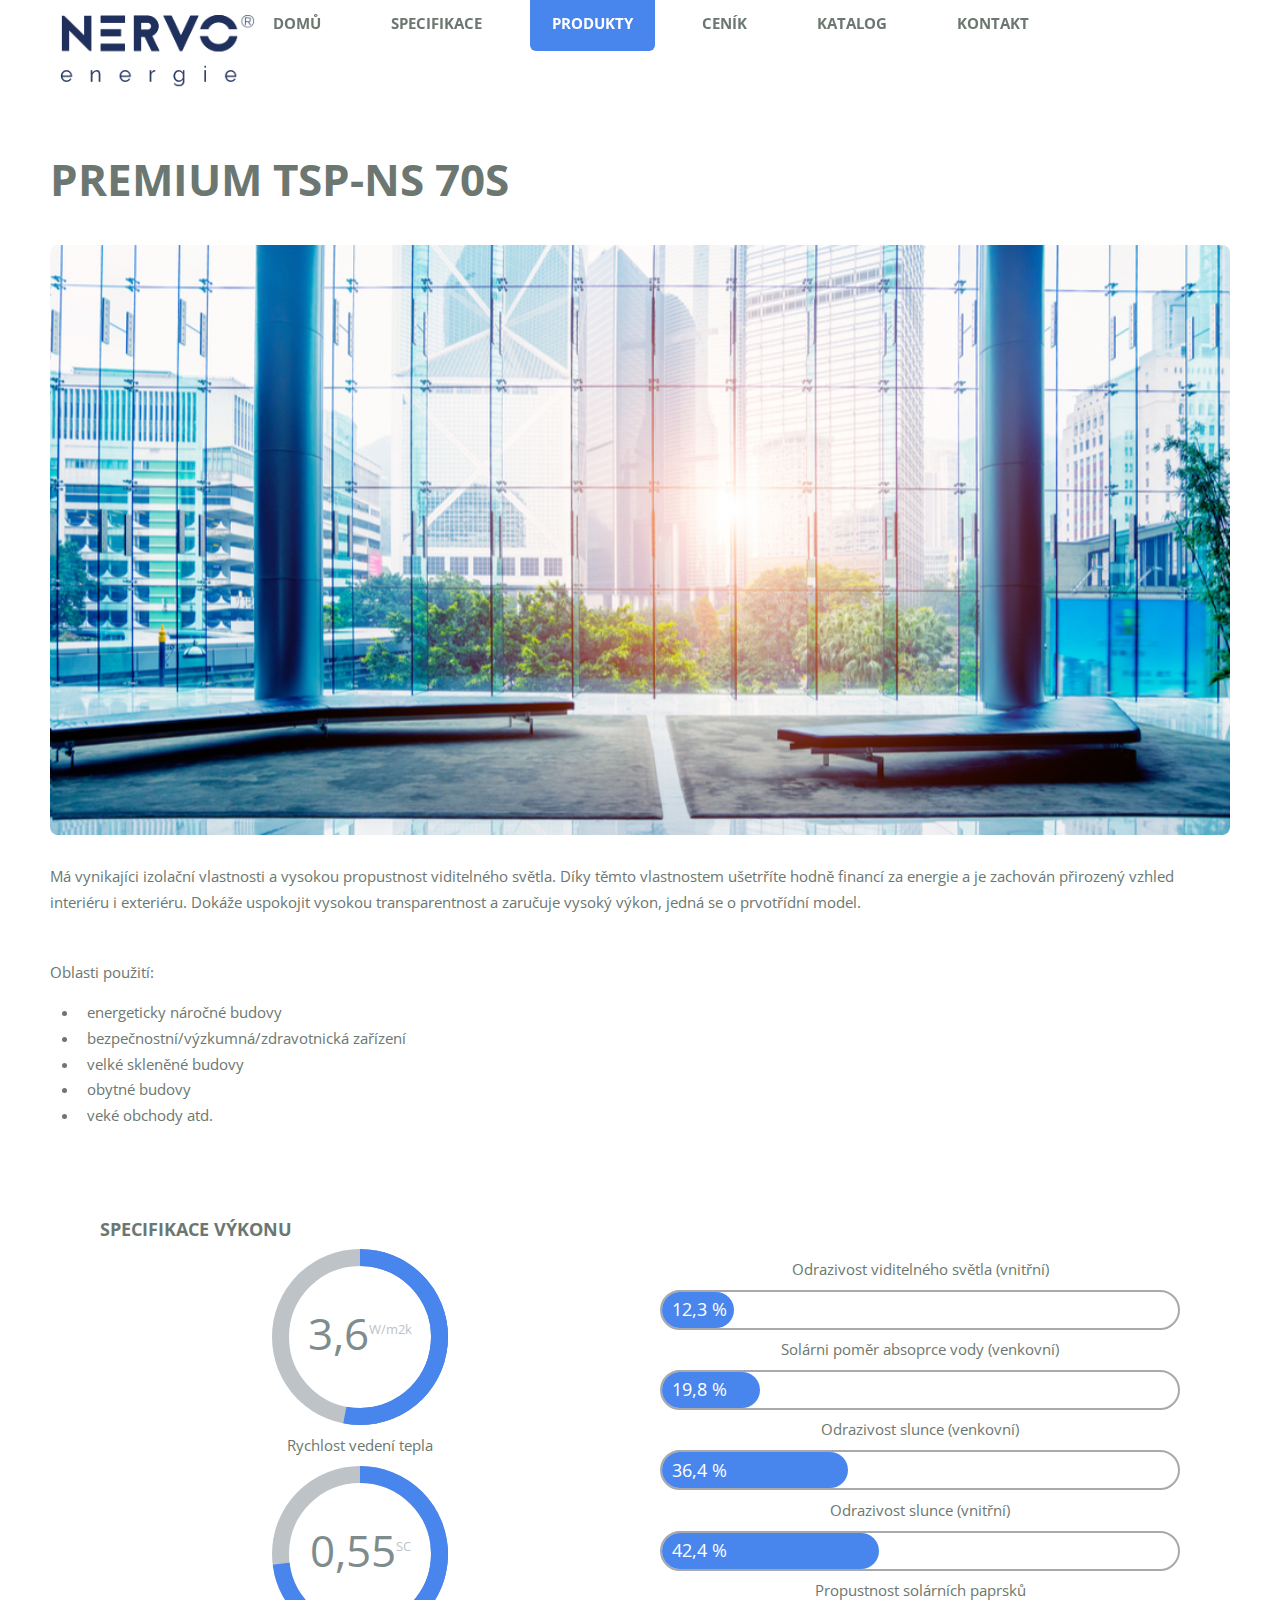
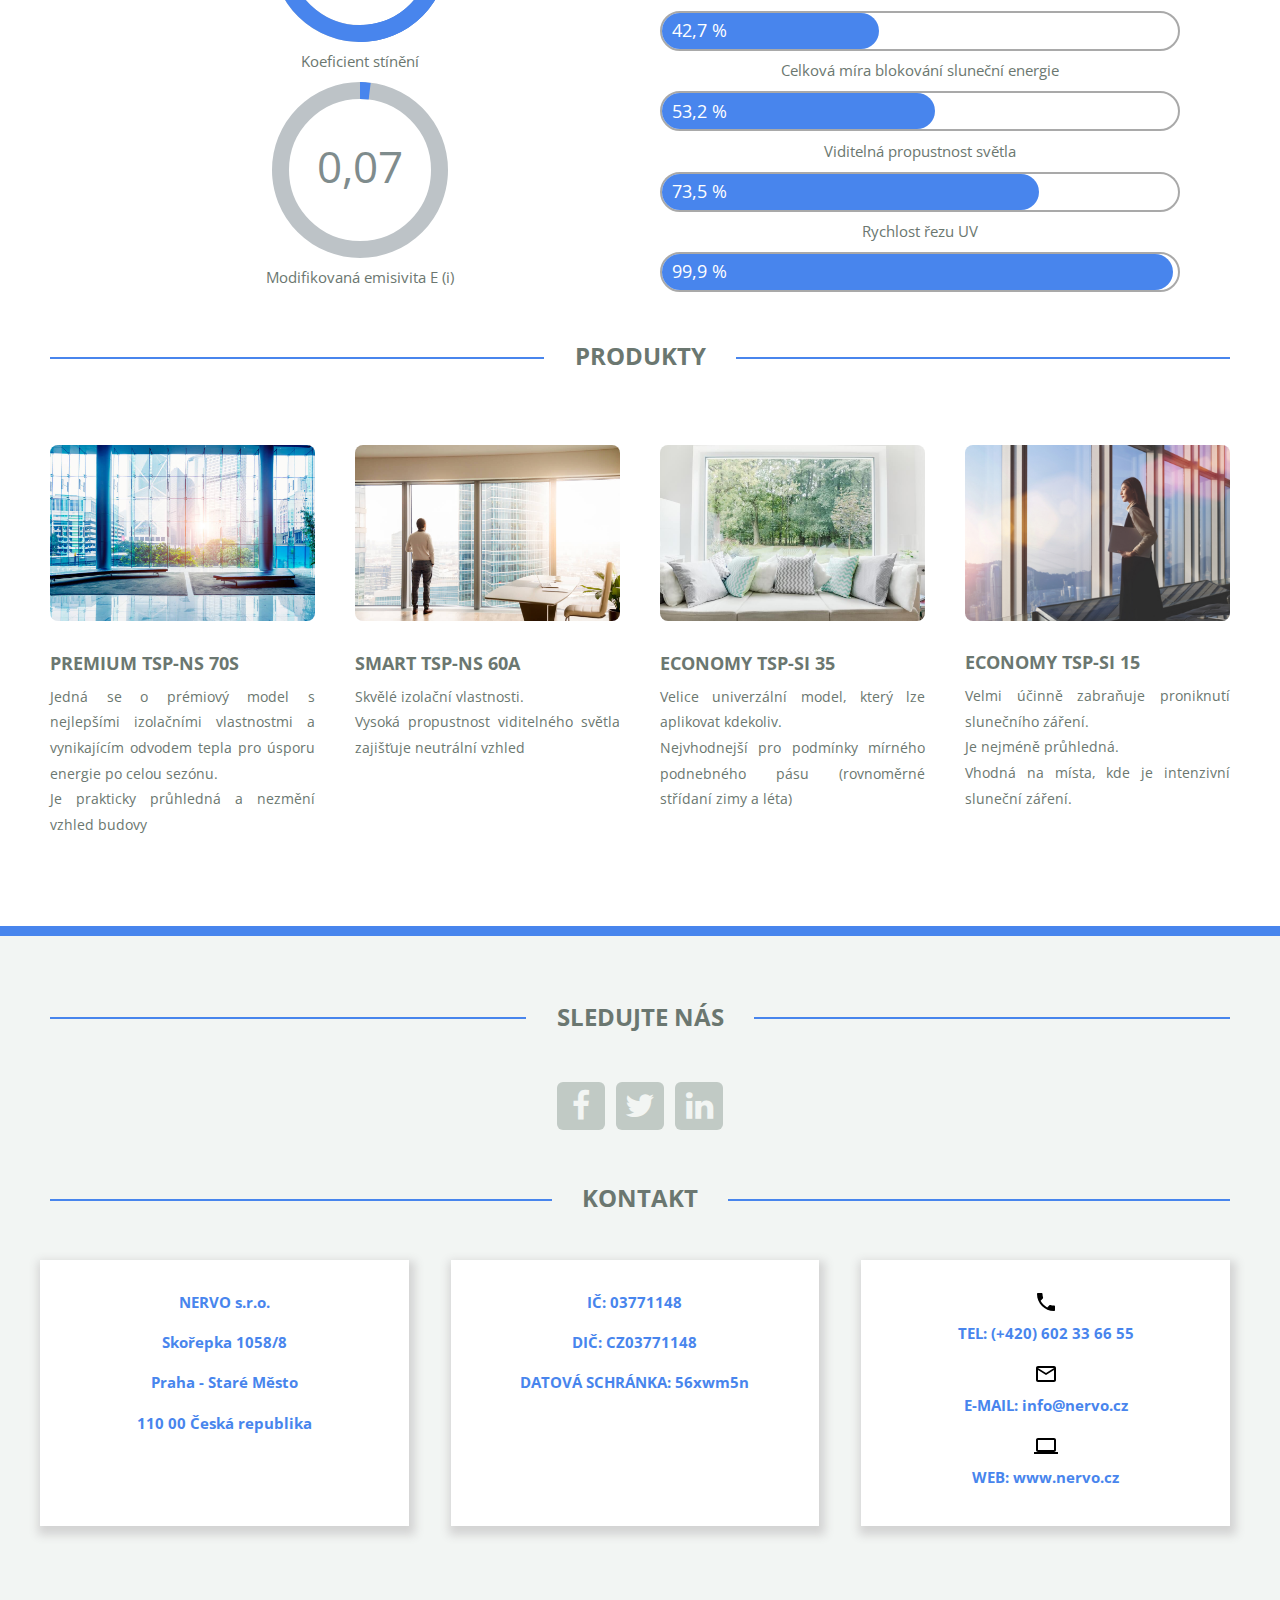
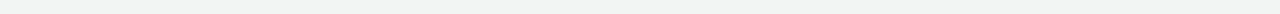
<file: TSP-NS-70S.html>
<!DOCTYPE HTML>
<!--
	TXT by HTML5 UP
	html5up.net | @ajlkn
	Free for personal and commercial use under the CCA 3.0 license (html5up.net/license)
-->
<html>
	<head>
		<title>TSP-NS-70S</title>
		<meta charset="utf-8" />
		<meta name="viewport" content="width=device-width, initial-scale=1, user-scalable=no" />
		<link rel="stylesheet" href="assets/css/main.css" />
		<link rel="stylesheet" href="assets/css/simple-donut.css" />
	</head>
	<body class="is-preload">
		<div id="page-wrapper">

			<!-- Header -->
				<header id="header">
					<div class="logo container">
						<div>
							<h1><a href="index.html" id="logo">Nervo</a></h1>
							<p></p>
						</div>
					</div>
				</header>

			<!-- Nav -->
				<nav id="nav">
		          <div class="logo">
		            <img src="images/nervo_logo_blue.png">
		          </div>
		          <ul>
		            <li class="homeButton"><a href="index.html">Domů</a></li>
		            <li class="specificationButton"><a href="specifikace.html">Specifikace</a></li>
		            <li class="current productsButton">
		              <a href="#">Produkty</a>
		              <ul>
		                <li><a href="TSP-NS-70S.html">TSP-NS 70S</a></li>
		                <li><a href="TSP-NS-60A.html">TSP-NS 60A</a></li>
		                <li><a href="TSP-SI-35.html">TSP-SI 35</a></li>
		                <li><a href="TSP-SI-15.html">TSP-SI 15</a></li>
		              </ul>
		            </li>
		            <li class="priceButton"><a href="cennik.html">Ceník</a></li>
		            <li class="catalogButton" ><a href="katalog.html" >Katalog</a></li>
		            <li class="contactButton"><a style="cursor:pointer;"href="kontakt.html">Kontakt</a></li>
		          </ul>
		        </nav>

			<!-- Main -->
				<section id="main">
					<div class="container">
						<div class="row">
							<div class="col-12">
								<div class="content">

									<!-- Content -->

										<article class="box page-content">

											<header>
												<h2>Premium TSP-NS 70S</h2>
											</header>

											<section>
												<span class="image featured"><img src="images/TSP70.jpg" alt="" /></span>
												<p>
													Má vynikajíci izolační vlastnosti a vysokou propustnost viditelného světla. Díky těmto vlastnostem ušetrříte hodně financí za energie a je zachován přirozený vzhled interiéru i exteriéru. Dokáže uspokojit vysokou transparentnost a zaručuje vysoký výkon, jedná se o prvotřídní model.
												</p>
												<p style="margin-bottom: 1em;">Oblasti použití:</p>
												<ul style="padding-left: 2em;"> 
												  <li>energeticky náročné budovy</li>
												  <li>bezpečnostní/výzkumná/zdravotnická zařízení</li>
												  <li>velké skleněné budovy</li>
												  <li>obytné budovy</li>
												  <li>veké obchody atd.</li>
												</ul>
											</section>

											<!--<section>
												<h3>Specifikace výkonu</h3>
												<ul style="padding-left: 2em;"> 
												  <li>rychlost vedení tepla 3,6 W/m2K</li>
												  <li>koeficient stínění 0,55 SC</li>
												  <li>modifikovaná emisivita E (i) 0,07</li>
												  <li>propustnost solárních paprsků 42,7%</li>
												  <li>viditelná propustnost světla 73,5%</li>
												  <li>rychlost řezu UV 99,9%</li>
												  <li>odrazivost slunce (venkovní) 36,4%</li>
												  <li>odrazivost slunce (vnitřní) 42,4%</li>
												  <li>odrazivost viditelného světla (vnitřní) 12,3%</li>
												  <li>solárni poměr absoprce vody (venkovní) 19,8%</li>
												  <li>celková míra blokování sluneční energie 53,2%</li>
												</ul>
											</section>-->
											<div class="container piechart piechart70s">
											<h3>Specifikace výkonu</h3>
												<div class="row">
													<div class="col-6 col-12-medium">
														<div class="col-12">
															<div id="70SPSP" class="donut-size">
															  <div class="pie-wrapper">
															    <span class="label">
															      <span class="num">3,6</span><span class="smaller">W/m2k</span>
															    </span>
															    <div class="pie">
															      <div class="left-side half-circle"></div>
															      <div class="right-side half-circle"></div>
															    </div>
															    <div class="shadow"></div>
															  </div>
															</div>
															<p>Rychlost vedení tepla</p>
														</div>
														<div class="col-12">
															<div id="70SVPS" class="donut-size">
															  <div class="pie-wrapper">
															    <span class="label">
															      <span class="num">0,55</span><span class="smaller">SC</span>
															    </span>
															    <div class="pie">
															      <div class="left-side half-circle"></div>
															      <div class="right-side half-circle"></div>
															    </div>
															    <div class="shadow"></div>
															  </div>
															</div>
															<p>Koeficient stínění</p>
														</div>
														<div class="col-12">
															<div id="70SRR" class="donut-size">
															  <div class="pie-wrapper">
															    <span class="label">
															      <span class="num">0,07</span><span class="smaller"></span>
															    </span>
															    <div class="pie">
															      <div class="left-side half-circle"></div>
															      <div class="right-side half-circle"></div>
															    </div>
															    <div class="shadow"></div>
															  </div>
															</div>
															<p>Modifikovaná emisivita E (i)</p>
														</div>
													</div>
													<div class="col-6 col-12-medium">
														<div class = "col-12">
															<p>Odrazivost viditelného světla (vnitřní)</p>
															<div class="percentHolder">
																<div class="percentFiller" style="width: 14%;"></div>
																<p class="percentText">12,3 %</p>
															</div>
														</div>
														<div class = "col-12">
															<p>Solárni poměr absoprce vody (venkovní)</p>
															<div class="percentHolder">
																<div class="percentFiller" style="width: 19%;"></div>
																<p class="percentText">19,8 %</p>
															</div>
														</div>
														<div class = "col-12">
															<p>Odrazivost slunce (venkovní)</p>
															<div class="percentHolder">
																<div class="percentFiller" style="width: 36%;"></div>
																<p class="percentText">36,4 %</p>
															</div>
														</div>
														<div class = "col-12">
															<p>Odrazivost slunce (vnitřní)</p>
															<div class="percentHolder">
																<div class="percentFiller" style="width: 42%;"></div>
																<p class="percentText">42,4 %</p>
															</div>
														</div>
														<div class = "col-12">
															<p>Propustnost solárních paprsků</p>
															<div class="percentHolder">
																<div class="percentFiller" style="width: 42%;"></div>
																<p class="percentText">42,7 %</p>
															</div>
														</div>
														<div class = "col-12">
															<p>Celková míra blokování sluneční energie</p>
															<div class="percentHolder">
																<div class="percentFiller" style="width: 53%;"></div>
																<p class="percentText">53,2 %</p>
															</div>
														</div>
														<div class = "col-12">
															<p>Viditelná propustnost světla</p>
															<div class="percentHolder">
																<div class="percentFiller" style="width: 73%;"></div>
																<p class="percentText">73,5 %</p>
															</div>
														</div>
													    <div class = "col-12">
															<p>Rychlost řezu UV</p>
															<div class="percentHolder">
																<div class="percentFiller" style="width: 99%;"></div>
																<p class="percentText">99,9 %</p>
															</div>
														</div>
													</div>
												</div>	
											</div>
											

										</article>

								</div>
							</div>
							<div class="col-12">

								<!-- Features -->
									<section class="box features">
										<h2 class="major"><span>Produkty</span></h2>
					<div>
					  <div class="row">
						<div class="col-3 col-6-medium col-12-small">

						  <!-- Feature -->
							<section class="box feature">
							  <a href="TSP-NS-70S.html" class="image featured"><img src="images/TSP-NS_70S.png" alt="" /></a>
							  <h3><a href="#">Premium TSP-NS 70S</a></h3>
							  <p>
								Jedná se o prémiový model s nejlepšími izolačními vlastnostmi a vynikajícím odvodem tepla pro úsporu energie po celou sezónu.<br>Je prakticky průhledná a nezmění vzhled budovy
							  </p>
							</section>

						</div>
						<div class="col-3 col-6-medium col-12-small">

						  <!-- Feature -->
							<section class="box feature">
							  <a href="TSP-NS-60A.html" class="image featured"><img src="images/TSP-NS_60.png" alt="" /></a>
							  <h3><a href="#">Smart TSP-NS 60A</a></h3>
							  <p>
								Skvělé izolační vlastnosti.<br>Vysoká propustnost viditelného světla zajišťuje neutrální vzhled
							  </p>
							</section>

						</div>
						<div class="col-3 col-6-medium col-12-small">

						  <!-- Feature -->
							<section class="box feature">
							  <a href="TSP-SI-35.html" class="image featured"><img src="images/TSP-SI_35.png" alt="" /></a>
							  <h3><a href="#">Economy TSP-SI 35</a></h3>
							  <p>
								Velice univerzální model, který lze aplikovat kdekoliv.<br>Nejvhodnejší pro podmínky mírného podnebného pásu (rovnoměrné střídaní zimy a léta)
							  </p>
							</section>

						</div>
						<div class="col-3 col-6-medium col-12-small">

						  <!-- Feature -->
							<section class="box feature">
							  <a href="TSP-SI-15.html" class="image featured"><img src="images/TSP15mini.jpg" alt="" /></a>
							  <h3><a href="#">Economy TSP-SI 15</a></h3>
							  <p>
								Velmi účinně zabraňuje proniknutí slunečního záření.<br>Je nejméně průhledná.<br>Vhodná na místa, kde je intenzivní sluneční záření.
							  </p>
							</section>

						</div>
					  </div>
					</div>
				</section>

							</div>
						</div>
					</div>
				</section>

			<!-- Footer -->
				 <footer id="footer">
          <div class="container">
            <div class="row gtr-200">
              <div class="col-12">

                <!-- Contact -->
                  <section>
                    <h2 class="major"><span>Sledujte nás</span></h2>
                    <ul class="contact">
                      <li><a class="icon fa-facebook" href="https://www.facebook.com/nervoenergie" target="_blank"><span class="label">Facebook</span></a></li>
                      <li><a class="icon fa-twitter" href="https://twitter.com/MarekBarky"  target="_blank"><span class="label">Twitter</span></a></li>
                      <!--<li><a class="icon fa-instagram" href="https://www.linkedin.com/in/marek-barky/en" target="_blank"><span class="label">Instagram</span></a></li>-->
                      <li><a class="icon fa-linkedin" href="https://www.linkedin.com/in/marek-barky/en" target="_blank"><span class="label"  >LinkedIn</span></a></li>
                    </ul>
                  </section>
              </div>
            </div>
          </div>
          <div class="container contact #contact">
            <h2 class="major"><span>Kontakt</span></h2>
            <div class="row">
                <div class="col-12 cardHolder">
                  <div class="row " style="justify-content: space-between;">
                    <div class="col-4 col-12-small card">
                      <p>NERVO s.r.o.</p>
                      <p>Skořepka 1058/8</p>
                      <p>Praha - Staré Město</p>
                      <p>110 00 Česká republika</p>
                    </div>
                    <div class="col-4 col-12-small card">
                      <p>IČ: 03771148</p>
                      <p>DIČ: CZ03771148</p>
                      <p>DATOVÁ SCHRÁNKA: 56xwm5n</p>
                    </div>
                    <div class="col-4 col-12-small card" style="padding-top: 30px;padding-bottom: 20px;">
                      <div>
                        <img src="images/phone.svg">
                        <p>TEL: (+420) 602 33 66 55</p>
                      </div>
                      <div>
                        <img src="images/envelope.svg">
                        <p>E-MAIL: info@nervo.cz</p>
                      </div>
                      <div>
                        <img src="images/computer.svg">
                        <p>WEB: www.nervo.cz</p>
                      </div>
                    </div>
                  </div>
                </div>
              </div>
            </div>
        </footer>

		</div>

		<!-- Scripts -->
			<script src="assets/js/jquery.min.js"></script>
			<script src="assets/js/jquery.dropotron.min.js"></script>
			<script src="assets/js/jquery.scrolly.min.js"></script>
			<script src="assets/js/browser.min.js"></script>
			<script src="assets/js/breakpoints.min.js"></script>
			<script src="assets/js/util.js"></script>
			<script src="assets/js/main.js"></script>
			<script src="assets/js/simple-donut-jquery.js"></script>

	</body>
</html>
</file>
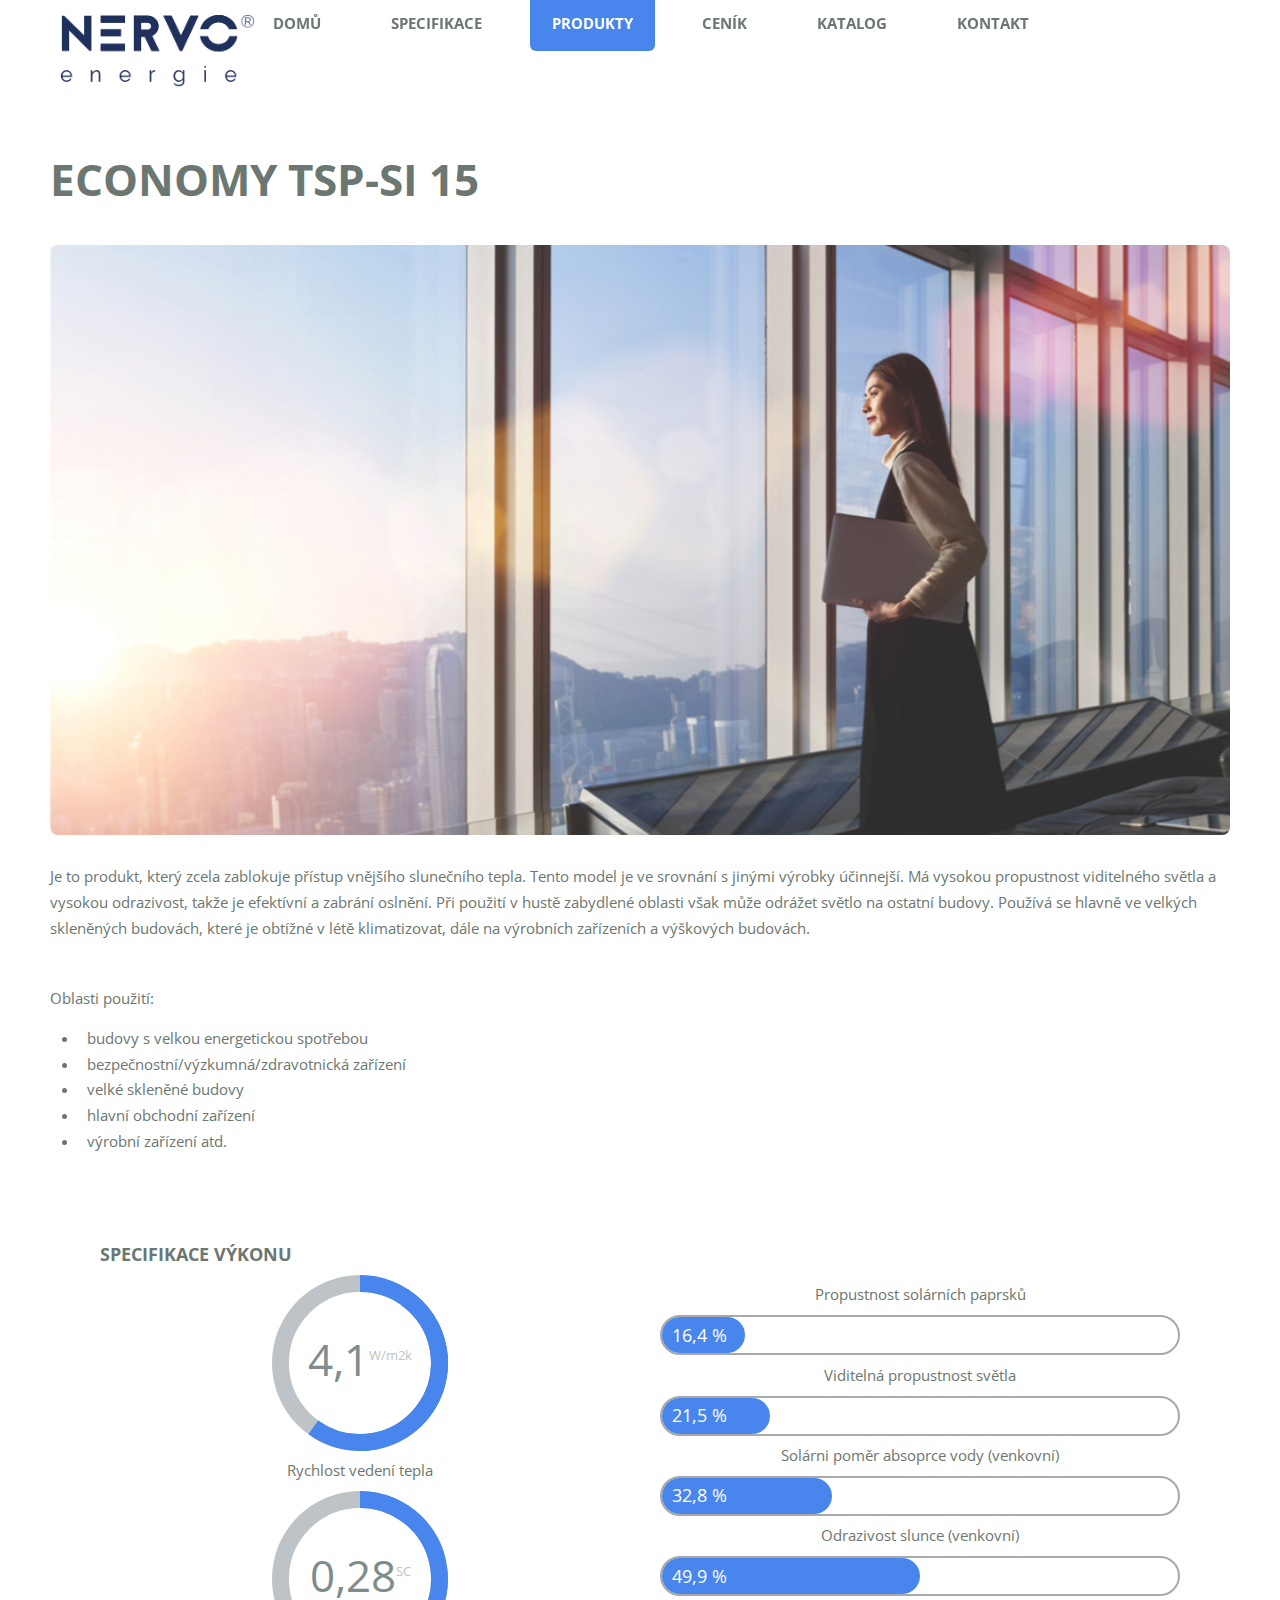
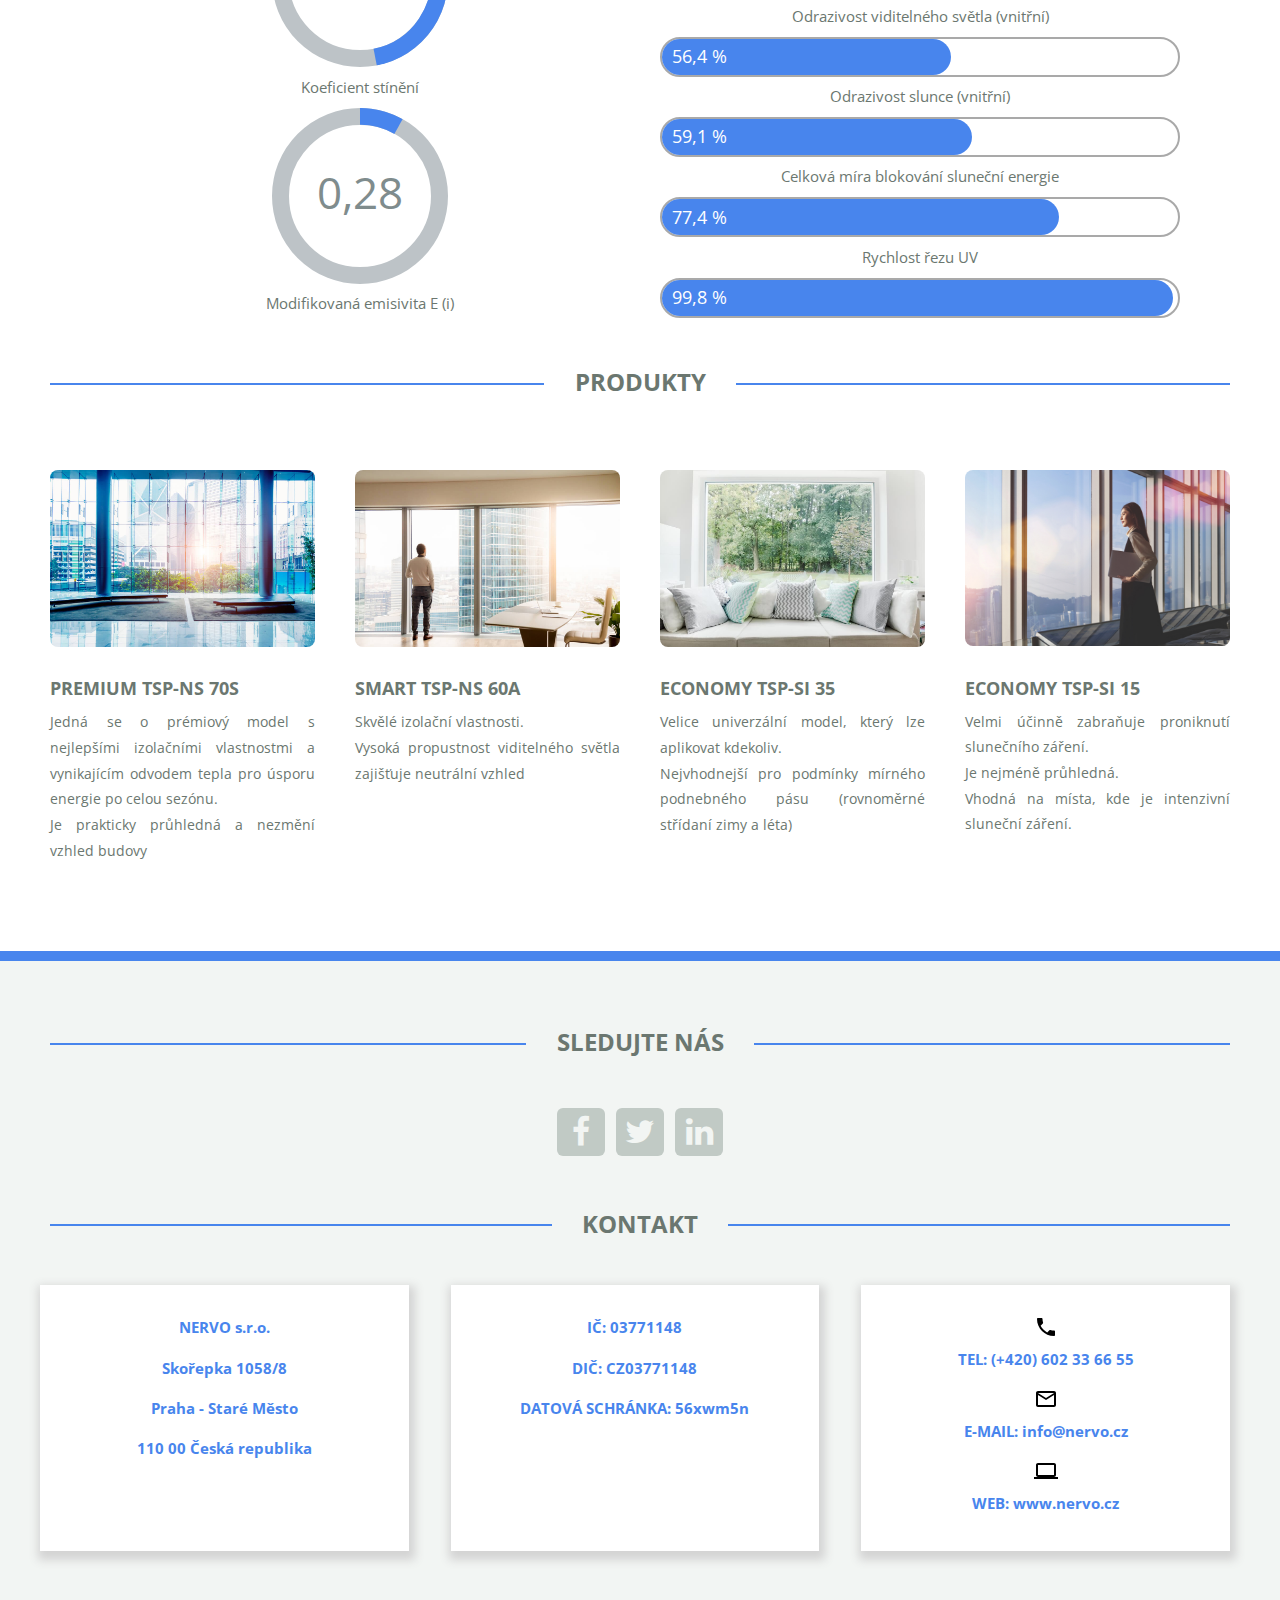
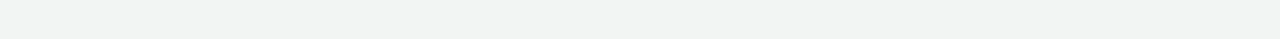
<file: TSP-SI-15.html>
<!DOCTYPE HTML>
<!--
	TXT by HTML5 UP
	html5up.net | @ajlkn
	Free for personal and commercial use under the CCA 3.0 license (html5up.net/license)
-->
<html>
	<head>
		<title>TSP-NS-60A</title>
		<meta charset="utf-8" />
		<meta name="viewport" content="width=device-width, initial-scale=1, user-scalable=no" />
		<link rel="stylesheet" href="assets/css/main.css" />
		<link rel="stylesheet" href="assets/css/simple-donut.css" />
	</head>
	<body class="is-preload">
		<div id="page-wrapper">

			<!-- Header -->
				<header id="header">
					<div class="logo container">
						<div>
							<h1><a href="index.html" id="logo">Nervo</a></h1>
							<p></p>
						</div>
					</div>
				</header>

			<!-- Nav -->
				<nav id="nav">
		          <div class="logo">
		            <img src="images/nervo_logo_blue.png">
		          </div>
		          <ul>
		            <li class="homeButton"><a href="index.html">Domů</a></li>
		            <li class="specificationButton"><a href="specifikace.html">Specifikace</a></li>
		            <li class="current productsButton">
		              <a href="#">Produkty</a>
		              <ul>
		                <li><a href="TSP-NS-70S.html">TSP-NS 70S</a></li>
		                <li><a href="TSP-NS-60A.html">TSP-NS 60A</a></li>
		                <li><a href="TSP-SI-35.html">TSP-SI 35</a></li>
		                <li><a href="TSP-SI-15.html">TSP-SI 15</a></li>
		              </ul>
		            </li>
		            <li class="priceButton"><a href="cennik.html">Ceník</a></li>
		            <li class="catalogButton" ><a href="katalog.html" >Katalog</a></li>
		            <li class="contactButton"><a style="cursor:pointer;"href="kontakt.html">Kontakt</a></li>
		          </ul>
		        </nav>

			<!-- Main -->
				<section id="main">
					<div class="container">
						<div class="row">
							<div class="col-12">
								<div class="content">

									<!-- Content -->

										<article class="box page-content">

											<header>
												<h2>Economy TSP-SI 15</h2>
											</header>

											<section>
											<span class="image featured"><img src="images/TSP15.jpg" alt="" /></span>
												<p>
													Je to produkt, který zcela zablokuje přístup vnějšího slunečního tepla. Tento model je ve srovnání s jinými výrobky účinnejší. Má vysokou propustnost viditelného světla a vysokou odrazivost, takže je efektívní a zabrání oslnění. Při použití v hustě zabydlené oblasti však může odrážet světlo na ostatní budovy. Používá se hlavně ve velkých skleněných budovách, které je obtížné v létě klimatizovat, dále na výrobních zařízeních a výškových budovách.
												</p>
												<p style="margin-bottom: 1em;">Oblasti použití:</p>
												<ul style="padding-left: 2em;"> 
												  <li>budovy s velkou energetickou spotřebou</li>
												  <li>bezpečnostní/výzkumná/zdravotnická zařízení</li>
												  <li>velké skleněné budovy</li>
												  <li>hlavní obchodní zařízení</li>
												  <li>výrobní zařízení atd.</li>
												</ul>
											</section>

											<section>
												<div class="container piechart piechart70s">
												<h3>Specifikace výkonu</h3>
												<div class="row">
													<div class="col-6 col-12-medium">
														<div class="col-12">
															<div id="SI15PSP" class="donut-size">
															  <div class="pie-wrapper">
															    <span class="label">
															      <span class="num">4,1</span><span class="smaller">W/m2k</span>
															    </span>
															    <div class="pie">
															      <div class="left-side half-circle"></div>
															      <div class="right-side half-circle"></div>
															    </div>
															    <div class="shadow"></div>
															  </div>
															</div>
															<p>Rychlost vedení tepla</p>
														</div>
														<div class="col-12">
															<div id="SI15VPS" class="donut-size">
															  <div class="pie-wrapper">
															    <span class="label">
															      <span class="num">0,28</span><span class="smaller">SC</span>
															    </span>
															    <div class="pie">
															      <div class="left-side half-circle"></div>
															      <div class="right-side half-circle"></div>
															    </div>
															    <div class="shadow"></div>
															  </div>
															</div>
															<p>Koeficient stínění</p>
														</div>
														<div class="col-12">
															<div id="SI15RR" class="donut-size">
															  <div class="pie-wrapper">
															    <span class="label">
															      <span class="num">0,28</span><span class="smaller"></span>
															    </span>
															    <div class="pie">
															      <div class="left-side half-circle"></div>
															      <div class="right-side half-circle"></div>
															    </div>
															    <div class="shadow"></div>
															  </div>
															</div>
															<p>Modifikovaná emisivita E (i)</p>
														</div>
													</div>

													<div class="col-6 col-12-medium">
														<div class = "col-12">
															<p>Propustnost solárních paprsků</p>
															<div class="percentHolder">
																<div class="percentFiller" style="width: 16%;"></div>
																<p class="percentText">16,4 %</p>
															</div>
														</div>
														<div class = "col-12">
															<p>Viditelná propustnost světla</p>
															<div class="percentHolder">
																<div class="percentFiller" style="width: 21%;"></div>
																<p class="percentText">21,5 %</p>
															</div>
														</div>
														<div class = "col-12">
															<p>Solárni poměr absoprce vody (venkovní)</p>
															<div class="percentHolder">
																<div class="percentFiller" style="width: 33%;"></div>
																<p class="percentText">32,8 %</p>
															</div>
														</div>
														<div class = "col-12">
															<p>Odrazivost slunce (venkovní)</p>
															<div class="percentHolder">
																<div class="percentFiller" style="width: 50%;"></div>
																<p class="percentText">49,9 %</p>
															</div>
														</div>
														<div class = "col-12">
															<p>Odrazivost viditelného světla (vnitřní)</p>
															<div class="percentHolder">
																<div class="percentFiller" style="width: 56%;"></div>
																<p class="percentText">56,4 %</p>
															</div>
														</div>
														<div class = "col-12">
															<p>Odrazivost slunce (vnitřní)</p>
															<div class="percentHolder">
																<div class="percentFiller" style="width: 60%;"></div>
																<p class="percentText">59,1 %</p>
															</div>
														</div>
														<div class = "col-12">
															<p>Celková míra blokování sluneční energie</p>
															<div class="percentHolder">
																<div class="percentFiller" style="width: 77%;"></div>
																<p class="percentText">77,4 %</p>
															</div>
														</div>
													    <div class = "col-12">
															<p>Rychlost řezu UV</p>
															<div class="percentHolder">
																<div class="percentFiller" style="width: 99%;"></div>
																<p class="percentText">99,8 %</p>
															</div>
														</div>
													</div>
												</div>	
											</div>
											</section>
										</article>

								</div>
							</div>
							<div class="col-12">

								<!-- Features -->
									<section class="box features">
										<h2 class="major"><span>Produkty</span></h2>
                    <div>
                      <div class="row">
                        <div class="col-3 col-6-medium col-12-small">

                          <!-- Feature -->
                            <section class="box feature">
                              <a href="TSP-NS-70S.html" class="image featured"><img src="images/TSP-NS_70S.png" alt="" /></a>
                              <h3><a href="#">Premium TSP-NS 70S</a></h3>
                              <p>
                                Jedná se o prémiový model s nejlepšími izolačními vlastnostmi a vynikajícím odvodem tepla pro úsporu energie po celou sezónu.<br>Je prakticky průhledná a nezmění vzhled budovy
                              </p>
                            </section>

                        </div>
                        <div class="col-3 col-6-medium col-12-small">

                          <!-- Feature -->
                            <section class="box feature">
                              <a href="TSP-NS-60A.html" class="image featured"><img src="images/TSP-NS_60.png" alt="" /></a>
                              <h3><a href="#">Smart TSP-NS 60A</a></h3>
                              <p>
                                Skvělé izolační vlastnosti.<br>Vysoká propustnost viditelného světla zajišťuje neutrální vzhled
                              </p>
                            </section>

                        </div>
                        <div class="col-3 col-6-medium col-12-small">

                          <!-- Feature -->
                            <section class="box feature">
                              <a href="TSP-SI-35.html" class="image featured"><img src="images/TSP-SI_35.png" alt="" /></a>
                              <h3><a href="#">Economy TSP-SI 35</a></h3>
                              <p>
                                Velice univerzální model, který lze aplikovat kdekoliv.<br>Nejvhodnejší pro podmínky mírného podnebného pásu (rovnoměrné střídaní zimy a léta)
                              </p>
                            </section>

                        </div>
                        <div class="col-3 col-6-medium col-12-small">

                          <!-- Feature -->
                            <section class="box feature">
                              <a href="TSP-SI-15.html" class="image featured"><img src="images/TSP15mini.jpg" alt="" /></a>
                              <h3><a href="#">Economy TSP-SI 15</a></h3>
                              <p>
                                Velmi účinně zabraňuje proniknutí slunečního záření.<br>Je nejméně průhledná.<br>Vhodná na místa, kde je intenzivní sluneční záření.
                              </p>
                            </section>

                        </div>
                      </div>
                    </div>
				</section>

							</div>
						</div>
					</div>
				</section>

			<!-- Footer -->
				 <footer id="footer">
          <div class="container">
            <div class="row gtr-200">
              <div class="col-12">

                <!-- Contact -->
                  <section>
                    <h2 class="major"><span>Sledujte nás</span></h2>
                    <ul class="contact">
                      <li><a class="icon fa-facebook" href="https://www.facebook.com/nervoenergie" target="_blank"><span class="label">Facebook</span></a></li>
                      <li><a class="icon fa-twitter" href="https://twitter.com/MarekBarky"  target="_blank"><span class="label">Twitter</span></a></li>
                      <!--<li><a class="icon fa-instagram" href="https://www.linkedin.com/in/marek-barky/en" target="_blank"><span class="label">Instagram</span></a></li>-->
                      <li><a class="icon fa-linkedin" href="https://www.linkedin.com/in/marek-barky/en" target="_blank"><span class="label"  >LinkedIn</span></a></li>
                    </ul>
                  </section>
              </div>
            </div>
          </div>
          <div class="container contact #contact">
            <h2 class="major"><span>Kontakt</span></h2>
            <div class="row">
                <div class="col-12 cardHolder">
                  <div class="row " style="justify-content: space-between;">
                    <div class="col-4 col-12-small card">
                      <p>NERVO s.r.o.</p>
                      <p>Skořepka 1058/8</p>
                      <p>Praha - Staré Město</p>
                      <p>110 00 Česká republika</p>
                    </div>
                    <div class="col-4 col-12-small card">
                      <p>IČ: 03771148</p>
                      <p>DIČ: CZ03771148</p>
                      <p>DATOVÁ SCHRÁNKA: 56xwm5n</p>
                    </div>
                    <div class="col-4 col-12-small card" style="padding-top: 30px;padding-bottom: 20px;">
                      <div>
                        <img src="images/phone.svg">
                        <p>TEL: (+420) 602 33 66 55</p>
                      </div>
                      <div>
                        <img src="images/envelope.svg">
                        <p>E-MAIL: info@nervo.cz</p>
                      </div>
                      <div>
                        <img src="images/computer.svg">
                        <p>WEB: www.nervo.cz</p>
                      </div>
                    </div>
                  </div>
                </div>
              </div>
            </div>
        </footer>

		</div>

		<!-- Scripts -->
			<script src="assets/js/jquery.min.js"></script>
			<script src="assets/js/jquery.dropotron.min.js"></script>
			<script src="assets/js/jquery.scrolly.min.js"></script>
			<script src="assets/js/browser.min.js"></script>
			<script src="assets/js/breakpoints.min.js"></script>
			<script src="assets/js/util.js"></script>
			<script src="assets/js/main.js"></script>
			<script src="assets/js/simple-donut-jquery.js"></script>

	</body>
</html>
</file>
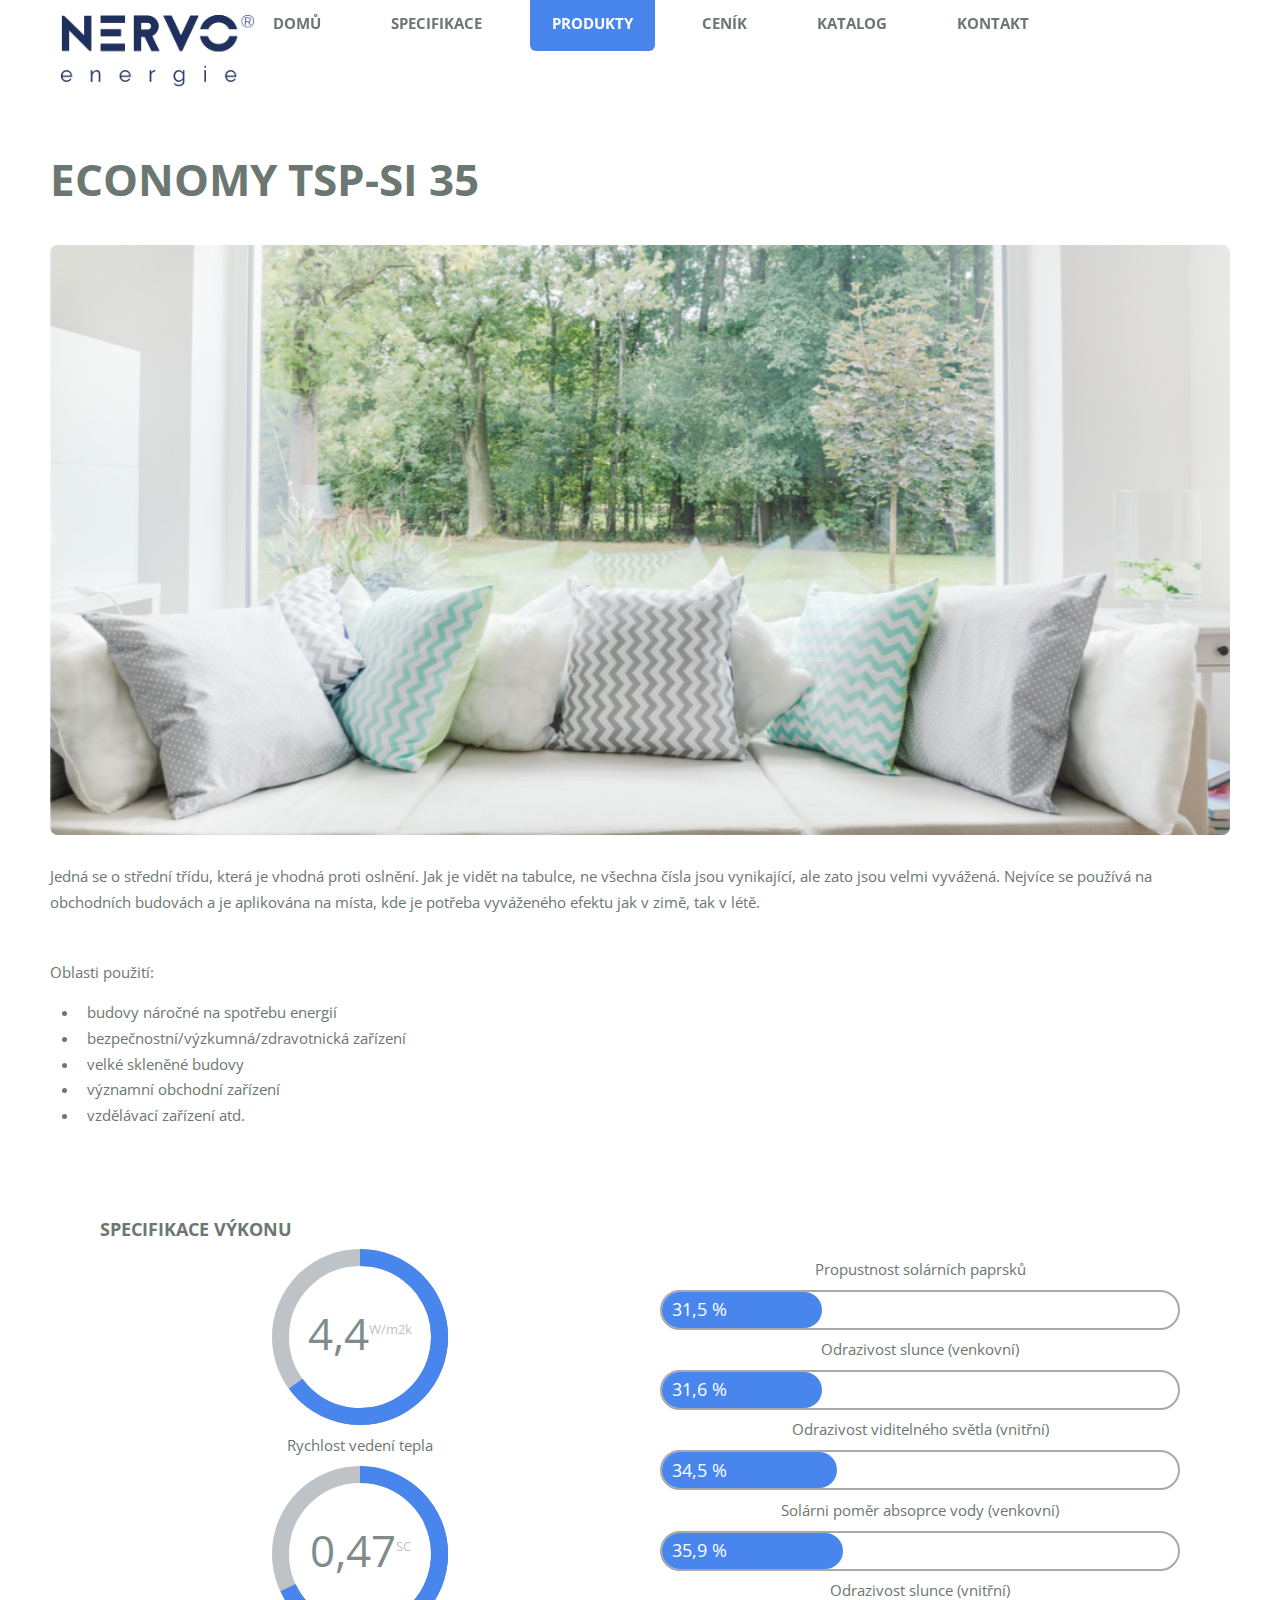
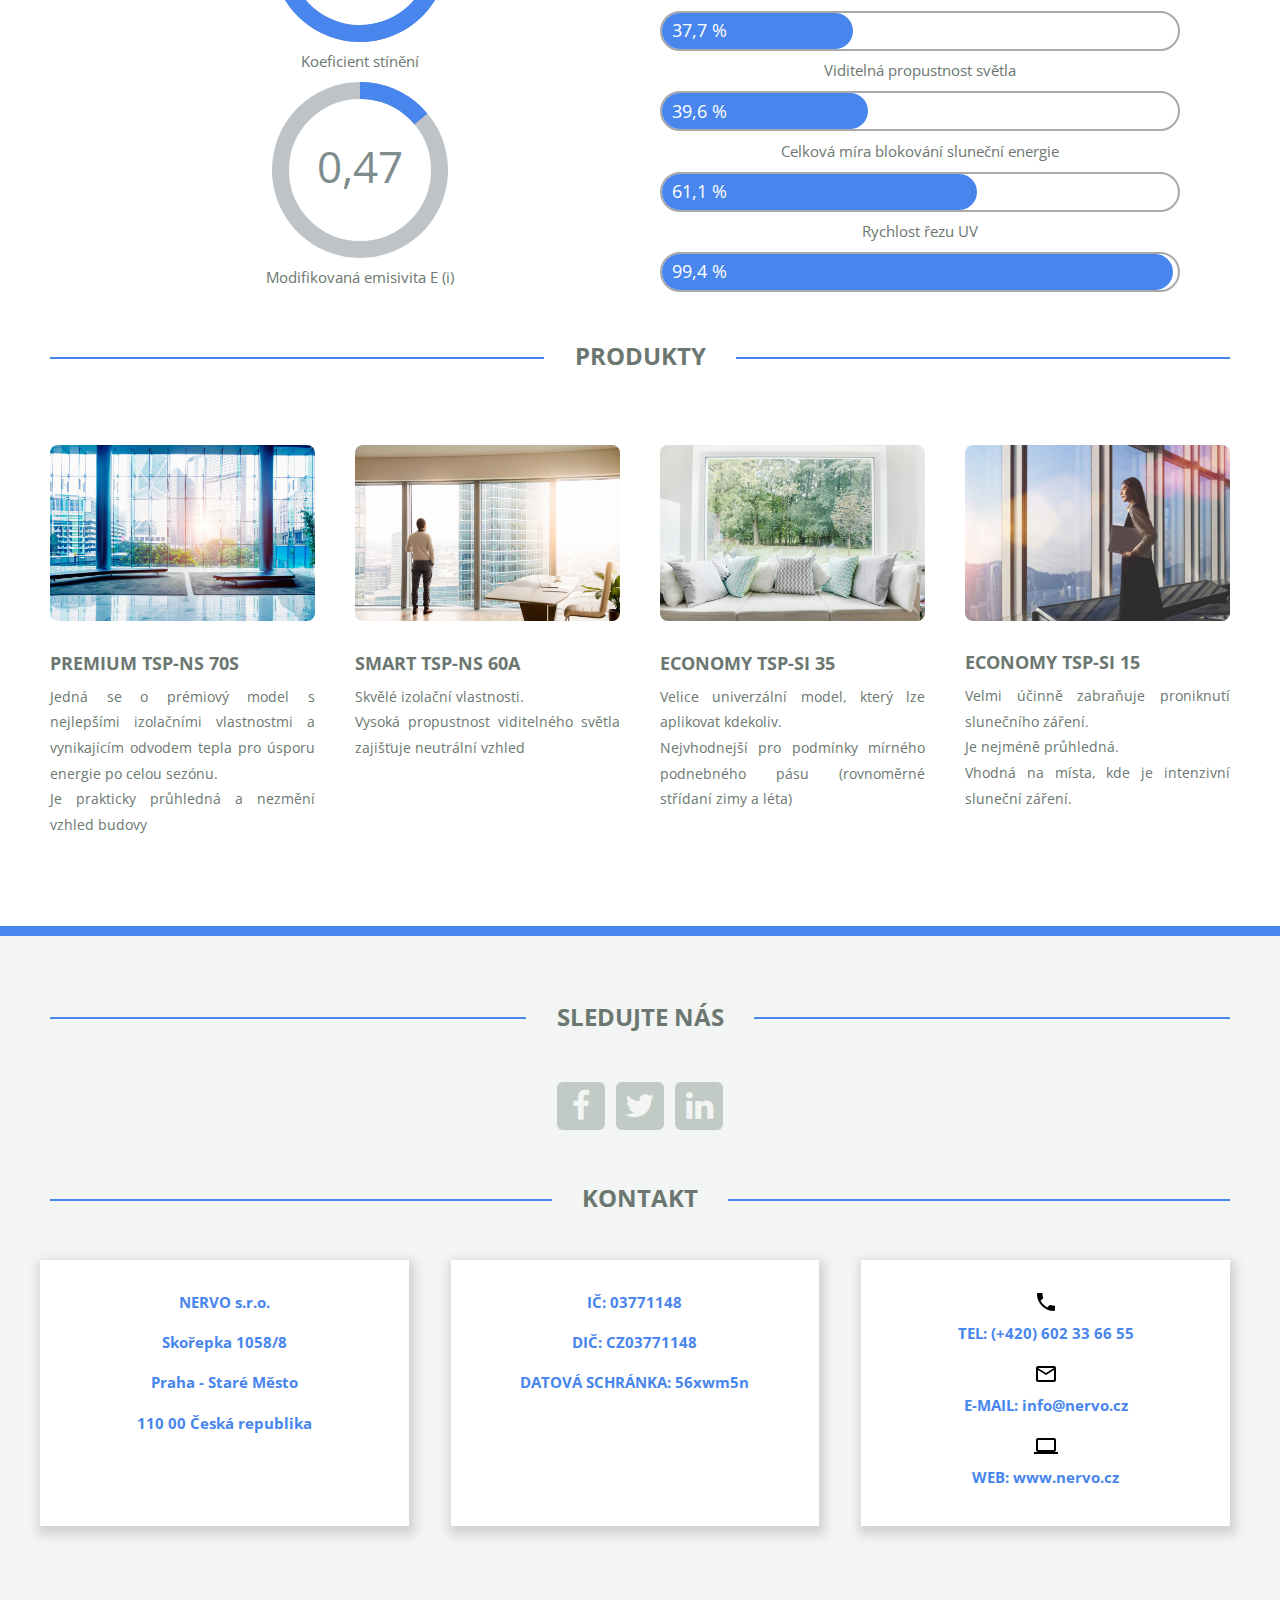
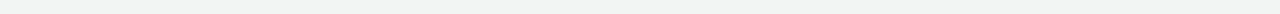
<file: TSP-SI-35.html>
<!DOCTYPE HTML>
<!--
	TXT by HTML5 UP
	html5up.net | @ajlkn
	Free for personal and commercial use under the CCA 3.0 license (html5up.net/license)
-->
<html>
	<head>
		<title>TSP-NS-60A</title>
		<meta charset="utf-8" />
		<meta name="viewport" content="width=device-width, initial-scale=1, user-scalable=no" />
		<link rel="stylesheet" href="assets/css/main.css" />
		<link rel="stylesheet" href="assets/css/simple-donut.css" />
	</head>
	<body class="is-preload">
		<div id="page-wrapper">

			<!-- Header -->
				<header id="header">
					<div class="logo container">
						<div>
							<h1><a href="index.html" id="logo">Nervo</a></h1>
							<p></p>
						</div>
					</div>
				</header>

			<!-- Nav -->
				<nav id="nav">
		          <div class="logo">
		            <img src="images/nervo_logo_blue.png">
		          </div>
		          <ul>
		            <li class="homeButton"><a href="index.html">Domů</a></li>
		            <li class="specificationButton"><a href="specifikace.html">Specifikace</a></li>
		            <li class="current productsButton">
		              <a href="#">Produkty</a>
		              <ul>
		                <li><a href="TSP-NS-70S.html">TSP-NS 70S</a></li>
		                <li><a href="TSP-NS-60A.html">TSP-NS 60A</a></li>
		                <li><a href="TSP-SI-35.html">TSP-SI 35</a></li>
		                <li><a href="TSP-SI-15.html">TSP-SI 15</a></li>
		              </ul>
		            </li>
		            <li class="priceButton"><a href="cennik.html">Ceník</a></li>
		            <li class="catalogButton" ><a href="katalog.html" >Katalog</a></li>
		            <li class="contactButton"><a style="cursor:pointer;"href="kontakt.html">Kontakt</a></li>
		          </ul>
		        </nav>

			<!-- Main -->
				<section id="main">
					<div class="container">
						<div class="row">
							<div class="col-12">
								<div class="content">

									<!-- Content -->

										<article class="box page-content">

											<header>
												<h2>Economy TSP-SI 35</h2>
											</header>

											<section>
											<span class="image featured"><img src="images/TSP35.png" alt="" /></span>
												<p>
													Jedná se o střední třídu, která je vhodná proti oslnění. Jak je vidět na tabulce, ne všechna čísla jsou vynikající, ale zato jsou velmi vyvážená. Nejvíce se používá na obchodních budovách a je aplikována na místa, kde je potřeba vyváženého efektu jak v zimě, tak v létě.
												</p>
												<p style="margin-bottom: 1em;">Oblasti použití:</p>
												<ul style="padding-left: 2em;"> 
												  <li>budovy náročné na spotřebu energií</li>
												  <li>bezpečnostní/výzkumná/zdravotnická zařízení</li>
												  <li>velké skleněné budovy</li>
												  <li>významní obchodní zařízení</li>
												  <li>vzdělávací zařízení atd.</li>
												</ul>
											</section>

											<section>
												
												<div class="container piechart piechart70s">
												<h3>Specifikace výkonu</h3>
												<div class="row">
													<div class="col-6 col-12-medium">
														<div class="col-12">
															<div id="SI35PSP" class="donut-size">
															  <div class="pie-wrapper">
															    <span class="label">
															      <span class="num">4,4</span><span class="smaller">W/m2k</span>
															    </span>
															    <div class="pie">
															      <div class="left-side half-circle"></div>
															      <div class="right-side half-circle"></div>
															    </div>
															    <div class="shadow"></div>
															  </div>
															</div>
															<p>Rychlost vedení tepla</p>
														</div>
														<div class="col-12">
															<div id="SI35VPS" class="donut-size">
															  <div class="pie-wrapper">
															    <span class="label">
															      <span class="num">0,47</span><span class="smaller">SC</span>
															    </span>
															    <div class="pie">
															      <div class="left-side half-circle"></div>
															      <div class="right-side half-circle"></div>
															    </div>
															    <div class="shadow"></div>
															  </div>
															</div>
															<p>Koeficient stínění</p>
														</div>
														<div class="col-12">
															<div id="SI35RR" class="donut-size">
															  <div class="pie-wrapper">
															    <span class="label">
															      <span class="num">0,47</span><span class="smaller"></span>
															    </span>
															    <div class="pie">
															      <div class="left-side half-circle"></div>
															      <div class="right-side half-circle"></div>
															    </div>
															    <div class="shadow"></div>
															  </div>
															</div>
															<p>Modifikovaná emisivita E (i)</p>
														</div>
													</div>

													<div class="col-6 col-12-medium">
														<div class = "col-12">
															<p>Propustnost solárních paprsků</p>
															<div class="percentHolder">
																<div class="percentFiller" style="width: 31%;"></div>
																<p class="percentText">31,5 %</p>
															</div>
														</div>
														<div class = "col-12">
															<p>Odrazivost slunce (venkovní)</p>
															<div class="percentHolder">
																<div class="percentFiller" style="width: 31%;"></div>
																<p class="percentText">31,6 %</p>
															</div>
														</div>
														<div class = "col-12">
															<p>Odrazivost viditelného světla (vnitřní)</p>
															<div class="percentHolder">
																<div class="percentFiller" style="width: 34%;"></div>
																<p class="percentText">34,5 %</p>
															</div>
														</div>
														<div class = "col-12">
															<p>Solárni poměr absoprce vody (venkovní)</p>
															<div class="percentHolder">
																<div class="percentFiller" style="width: 35%;"></div>
																<p class="percentText">35,9 %</p>
															</div>
														</div>
														<div class = "col-12">
															<p>Odrazivost slunce (vnitřní)</p>
															<div class="percentHolder">
																<div class="percentFiller" style="width: 37%;"></div>
																<p class="percentText">37,7 %</p>
															</div>
														</div>
														<div class = "col-12">
															<p>Viditelná propustnost světla</p>
															<div class="percentHolder">
																<div class="percentFiller" style="width: 40%;"></div>
																<p class="percentText">39,6 %</p>
															</div>
														</div>
														<div class = "col-12">
															<p>Celková míra blokování sluneční energie</p>
															<div class="percentHolder">
																<div class="percentFiller" style="width: 61%;"></div>
																<p class="percentText">61,1 %</p>
															</div>
														</div>
													    <div class = "col-12">
															<p>Rychlost řezu UV</p>
															<div class="percentHolder">
																<div class="percentFiller" style="width: 99%;"></div>
																<p class="percentText">99,4 %</p>
															</div>
														</div>
													</div>
												</div>	
											</div>
											</section>
										</article>
								</div>
							</div>
							<div class="col-12">

								<!-- Features -->
									<section class="box features">
										<h2 class="major"><span>Produkty</span></h2>
                    <div>
                      <div class="row">
                        <div class="col-3 col-6-medium col-12-small">

                          <!-- Feature -->
                            <section class="box feature">
                              <a href="TSP-NS-70S.html" class="image featured"><img src="images/TSP-NS_70S.png" alt="" /></a>
                              <h3><a href="#">Premium TSP-NS 70S</a></h3>
                              <p>
                                Jedná se o prémiový model s nejlepšími izolačními vlastnostmi a vynikajícím odvodem tepla pro úsporu energie po celou sezónu.<br>Je prakticky průhledná a nezmění vzhled budovy
                              </p>
                            </section>

                        </div>
                        <div class="col-3 col-6-medium col-12-small">

                          <!-- Feature -->
                            <section class="box feature">
                              <a href="TSP-NS-60A.html" class="image featured"><img src="images/TSP-NS_60.png" alt="" /></a>
                              <h3><a href="#">Smart TSP-NS 60A</a></h3>
                              <p>
                                Skvělé izolační vlastnosti.<br>Vysoká propustnost viditelného světla zajišťuje neutrální vzhled
                              </p>
                            </section>

                        </div>
                        <div class="col-3 col-6-medium col-12-small">

                          <!-- Feature -->
                            <section class="box feature">
                              <a href="TSP-SI-35.html" class="image featured"><img src="images/TSP-SI_35.png" alt="" /></a>
                              <h3><a href="#">Economy TSP-SI 35</a></h3>
                              <p>
                                Velice univerzální model, který lze aplikovat kdekoliv.<br>Nejvhodnejší pro podmínky mírného podnebného pásu (rovnoměrné střídaní zimy a léta)
                              </p>
                            </section>

                        </div>
                        <div class="col-3 col-6-medium col-12-small">

                          <!-- Feature -->
                            <section class="box feature">
                              <a href="TSP-SI-15.html" class="image featured"><img src="images/TSP15mini.jpg" alt="" /></a>
                              <h3><a href="#">Economy TSP-SI 15</a></h3>
                              <p>
                                Velmi účinně zabraňuje proniknutí slunečního záření.<br>Je nejméně průhledná.<br>Vhodná na místa, kde je intenzivní sluneční záření.
                              </p>
                            </section>

                        </div>
                      </div>
                    </div>
				</section>

							</div>
						</div>
					</div>
				</section>

			<!-- Footer -->
				 <footer id="footer">
          <div class="container">
            <div class="row gtr-200">
              <div class="col-12">

                <!-- Contact -->
                  <section>
                    <h2 class="major"><span>Sledujte nás</span></h2>
                    <ul class="contact">
                      <li><a class="icon fa-facebook" href="https://www.facebook.com/nervoenergie" target="_blank"><span class="label">Facebook</span></a></li>
                      <li><a class="icon fa-twitter" href="https://twitter.com/MarekBarky"  target="_blank"><span class="label">Twitter</span></a></li>
                      <!--<li><a class="icon fa-instagram" href="https://www.linkedin.com/in/marek-barky/en" target="_blank"><span class="label">Instagram</span></a></li>-->
                      <li><a class="icon fa-linkedin" href="https://www.linkedin.com/in/marek-barky/en" target="_blank"><span class="label"  >LinkedIn</span></a></li>
                    </ul>
                  </section>
              </div>
            </div>
          </div>
          <div class="container contact #contact">
            <h2 class="major"><span>Kontakt</span></h2>
            <div class="row">
                <div class="col-12 cardHolder">
                  <div class="row " style="justify-content: space-between;">
                    <div class="col-4 col-12-small card">
                      <p>NERVO s.r.o.</p>
                      <p>Skořepka 1058/8</p>
                      <p>Praha - Staré Město</p>
                      <p>110 00 Česká republika</p>
                    </div>
                    <div class="col-4 col-12-small card">
                      <p>IČ: 03771148</p>
                      <p>DIČ: CZ03771148</p>
                      <p>DATOVÁ SCHRÁNKA: 56xwm5n</p>
                    </div>
                    <div class="col-4 col-12-small card" style="padding-top: 30px;padding-bottom: 20px;">
                      <div>
                        <img src="images/phone.svg">
                        <p>TEL: (+420) 602 33 66 55</p>
                      </div>
                      <div>
                        <img src="images/envelope.svg">
                        <p>E-MAIL: info@nervo.cz</p>
                      </div>
                      <div>
                        <img src="images/computer.svg">
                        <p>WEB: www.nervo.cz</p>
                      </div>
                    </div>
                  </div>
                </div>
              </div>
            </div>
        </footer>

		</div>

		<!-- Scripts -->
			<script src="assets/js/jquery.min.js"></script>
			<script src="assets/js/jquery.dropotron.min.js"></script>
			<script src="assets/js/jquery.scrolly.min.js"></script>
			<script src="assets/js/browser.min.js"></script>
			<script src="assets/js/breakpoints.min.js"></script>
			<script src="assets/js/util.js"></script>
			<script src="assets/js/main.js"></script>
			<script src="assets/js/simple-donut-jquery.js"></script>

	</body>
</html>
</file>
<file: assets/css/simple-donut.css>
.donut-size {
  font-size: 12em;
}

.pie-wrapper {
  position: relative;
  width: 1em;
  height: 1em;
  margin: 0px auto;
}

.pie-wrapper .pie {
  position: absolute;
  top: 0px;
  left: 0px;
  width: 100%;
  height: 100%;
  clip: rect(0, 1em, 1em, 0.5em);
}

.pie-wrapper .half-circle {
  position: absolute;
  top: 0px;
  left: 0px;
  width: 100%;
  height: 100%;
  border: 0.1em solid #4885ed;
  border-radius: 50%;
  clip: rect(0em, 0.5em, 1em, 0em);
  -moz-transition: all 1s ease;
  -webkit-transition: all 1s ease;
  -o-transition: all 1s ease;
  transition: all 1s ease;
}

.pie-wrapper .right-side {
  transform: rotate(0deg);
}

.pie-wrapper .label {
  position: absolute;
  top: 0.52em;
  right: 0.4em;
  bottom: 0.4em;
  left: 0.4em;
  display: block;
  background: none;
  border-radius: 50%;
  color: #7F8C8D;
  font-size: 0.25em;
  line-height: 2.6em;
  text-align: center;
  cursor: default;
  z-index: 2;
}

.pie-wrapper .smaller {
  padding-bottom: 20px;
  color: #BDC3C7;
  font-size: .3em;
  vertical-align: super;
}

.pie-wrapper .shadow {
  width: 100%;
  height: 100%;
  border: 0.1em solid #BDC3C7;
  border-radius: 50%;
}
</file>
<file: assets/css/main.css>
@import url("font-awesome.min.css");
@import url("https://fonts.googleapis.com/css?family=Open+Sans:400,400italic,700,700italic|Open+Sans+Condensed:700,300");
/*
	TXT by HTML5 UP
	html5up.net | @ajlkn
	Free for personal and commercial use under the CCA 3.0 license (html5up.net/license)
*/
html, body, div, span, applet, object,
iframe, h1, h2, h3, h4, h5, h6, p, blockquote,
pre, a, abbr, acronym, address, big, cite,
code, del, dfn, em, img, ins, kbd, q, s, samp,
small, strike, strong, sub, sup, tt, var, b,
u, i, center, dl, dt, dd, ol, ul, li, fieldset,
form, label, legend, table, caption, tbody,
tfoot, thead, tr, th, td, article, aside,
canvas, details, embed, figure, figcaption,
footer, header, hgroup, menu, nav, output, ruby,
section, summary, time, mark, audio, video {
  margin: 0;
  padding: 0;
  border: 0;
  font-size: 100%;
  font: inherit;
  vertical-align: baseline; }

article, aside, details, figcaption, figure,
footer, header, hgroup, menu, nav, section {
  display: block; }

body {
  line-height: 1; }

ol, ul {
  list-style: none; }

blockquote, q {
  quotes: none; }
  blockquote:before, blockquote:after, q:before, q:after {
    content: '';
    content: none; }

table {
  border-collapse: collapse;
  border-spacing: 0; }

body {
  -webkit-text-size-adjust: none; }

mark {
  background-color: transparent;
  color: inherit; }

input::-moz-focus-inner {
  border: 0;
  padding: 0; }

input, select, textarea {
  -moz-appearance: none;
  -webkit-appearance: none;
  -ms-appearance: none;
  appearance: none; }

/* Basic */
html {
  box-sizing: border-box; }

*, *:before, *:after {
  box-sizing: inherit; }

body {
  background: #f2f5f3; }
  body.is-preload *, body.is-preload *:before, body.is-preload *:after {
    -moz-animation: none !important;
    -webkit-animation: none !important;
    -ms-animation: none !important;
    animation: none !important;
    -moz-transition: none !important;
    -webkit-transition: none !important;
    -ms-transition: none !important;
    transition: none !important; }

body, input, textarea, select {
  font-family: 'Open Sans Condensed', sans-serif;
  font-weight: 400;
  color: #6b7770;
  font-size: 13pt;
  line-height: 2em; }

h1, h2, h3, h4, h5, h6 {
  font-family: 'Open Sans Condensed', sans-serif;
  font-weight: 700;
  text-transform: uppercase;
  color: #6b7770;
  margin: 0 0 0.5em 0;
  line-height: 1.3; }

h1 a, h2 a, h3 a, h4 a, h5 a, h6 a {
  text-decoration: none;
  color: inherit; }

h2 {
  font-size: 1.65em; }
  h2.major {
    position: relative;
    border-top: solid 2px #4885ed;
    font-size: 1.65em;
    text-align: center;
    margin: 0 0 3em 0;
    top: 0.775em; }
    h2.major span {
      background: #fff;
      position: relative;
      display: inline-block;
      top: -0.775em;
      padding: 0 1.25em 0 1.25em; }

h3, h4 {
  font-size: 1.25em; }

a {
  color: #006376;
  text-decoration: underline; }
  a:hover {
    text-decoration: none; }

b, strong {
  font-weight: 700;
  color: #6b7770; }

i, em {
  font-style: italic; }

br.clear {
  clear: both; }

sub {
  position: relative;
  top: 0.5em;
  font-size: 0.8em; }

sup {
  position: relative;
  top: -0.5em;
  font-size: 0.8em; }

hr {
  border: 0;
  border-top: solid 2px #E7EAE8;
  margin: 0 0 3em 0; }

blockquote {
  border-left: solid 5px #E7EAE8;
  padding: 1em 0 1em 1.5em;
  font-style: italic; }

p, ul, ol, dl, table {
  margin-bottom: 3em; }

/* Section/Article */
section, article {
  margin-bottom: 6em; }
  section > :last-child, section:last-child, article > :last-child, article:last-child {
    margin-bottom: 0; }

header > p {
  display: block;
  font-family: 'Open Sans Condensed', sans-serif;
  font-weight: 700;
  text-transform: uppercase;
  color: #c1cac5; }

/* Container */
.container {
  margin: 0 auto;
  max-width: 100%;
  width: 64em; }
  @media screen and (max-width: 1680px) {
    .container {
      width: 75em; } }
  @media screen and (max-width: 1280px) {
    .container {
      width: calc(100% - 100px); } }
  @media screen and (max-width: 1180px) {
    .container {
      width: calc(100% - 100px); } }
  @media screen and (max-width: 736px) {
    .container {
      width: calc(100% - 40px); } }
  @media screen and (max-width: 360px) {
    .container {
      width: calc(100% - 30px); } }

/* Row */
.row {
  display: flex;
  flex-wrap: wrap;
  box-sizing: border-box;
  align-items: stretch; }
  .row > * {
    box-sizing: border-box; }
  .row.gtr-uniform > * > :last-child {
    margin-bottom: 0; }
  .row.aln-left {
    justify-content: flex-start; }
  .row.aln-center {
    justify-content: center; }
  .row.aln-right {
    justify-content: flex-end; }
  .row.aln-top {
    align-items: flex-start; }
  .row.aln-middle {
    align-items: center; }
  .row.aln-bottom {
    align-items: flex-end; }
  .row > .imp {
    order: -1; }
  .row > .col-1 {
    width: 8.33333%; }
  .row > .off-1 {
    margin-left: 8.33333%; }
  .row > .col-2 {
    width: 16.66667%; }
  .row > .off-2 {
    margin-left: 16.66667%; }
  .row > .col-3 {
    width: 25%; }
  .row > .off-3 {
    margin-left: 25%; }
  .row > .col-4 {
    width: 33.33333%; }
  .row > .off-4 {
    margin-left: 33.33333%; }
  .row > .col-5 {
    width: 41.66667%; }
  .row > .off-5 {
    margin-left: 41.66667%; }
  .row > .col-6 {
    width: 50%; }
  .row > .off-6 {
    margin-left: 50%; }
  .row > .col-7 {
    width: 58.33333%; }
  .row > .off-7 {
    margin-left: 58.33333%; }
  .row > .col-8 {
    width: 66.66667%; }
  .row > .off-8 {
    margin-left: 66.66667%; }
  .row > .col-9 {
    width: 75%; }
  .row > .off-9 {
    margin-left: 75%; }
  .row > .col-10 {
    width: 83.33333%; }
  .row > .off-10 {
    margin-left: 83.33333%; }
  .row > .col-11 {
    width: 91.66667%; }
  .row > .off-11 {
    margin-left: 91.66667%; }
  .row > .col-12 {
    width: 100%; }
  .row > .off-12 {
    margin-left: 100%; }
  .row.gtr-0 {
    margin-top: 0px;
    margin-left: 0px; }
    .row.gtr-0 > * {
      padding: 0px 0 0 0px; }
    .row.gtr-0.gtr-uniform {
      margin-top: 0px; }
      .row.gtr-0.gtr-uniform > * {
        padding-top: 0px; }
  .row.gtr-25 {
    margin-top: -12.5px;
    margin-left: -12.5px; }
    .row.gtr-25 > * {
      padding: 12.5px 0 0 12.5px; }
    .row.gtr-25.gtr-uniform {
      margin-top: -12.5px; }
      .row.gtr-25.gtr-uniform > * {
        padding-top: 12.5px; }
  .row.gtr-50 {
    margin-top: -25px;
    margin-left: -25px; }
    .row.gtr-50 > * {
      padding: 25px 0 0 25px; }
    .row.gtr-50.gtr-uniform {
      margin-top: -25px; }
      .row.gtr-50.gtr-uniform > * {
        padding-top: 25px; }
  .row {
    margin-top: -50px;
    margin-left: -50px; }
    .row > * {
      padding: 50px 0 0 50px; }
    .row.gtr-uniform {
      margin-top: -50px; }
      .row.gtr-uniform > * {
        padding-top: 50px; }
  .row.gtr-150 {
    margin-top: -75px;
    margin-left: -75px; }
    .row.gtr-150 > * {
      padding: 75px 0 0 75px; }
    .row.gtr-150.gtr-uniform {
      margin-top: -75px; }
      .row.gtr-150.gtr-uniform > * {
        padding-top: 75px; }
  .row.gtr-200 {
    margin-top: -100px;
    margin-left: -100px; }
    .row.gtr-200 > * {
      padding: 100px 0 0 100px; }
    .row.gtr-200.gtr-uniform {
      margin-top: -100px; }
      .row.gtr-200.gtr-uniform > * {
        padding-top: 100px; }
  @media screen and (max-width: 1680px) {
    .row {
      display: flex;
      flex-wrap: wrap;
      box-sizing: border-box;
      align-items: stretch; }
      .row > * {
        box-sizing: border-box; }
      .row.gtr-uniform > * > :last-child {
        margin-bottom: 0; }
      .row.aln-left {
        justify-content: flex-start; }
      .row.aln-center {
        justify-content: center; }
      .row.aln-right {
        justify-content: flex-end; }
      .row.aln-top {
        align-items: flex-start; }
      .row.aln-middle {
        align-items: center; }
      .row.aln-bottom {
        align-items: flex-end; }
      .row > .imp-xlarge {
        order: -1; }
      .row > .col-1-xlarge {
        width: 8.33333%; }
      .row > .off-1-xlarge {
        margin-left: 8.33333%; }
      .row > .col-2-xlarge {
        width: 16.66667%; }
      .row > .off-2-xlarge {
        margin-left: 16.66667%; }
      .row > .col-3-xlarge {
        width: 25%; }
      .row > .off-3-xlarge {
        margin-left: 25%; }
      .row > .col-4-xlarge {
        width: 33.33333%; }
      .row > .off-4-xlarge {
        margin-left: 33.33333%; }
      .row > .col-5-xlarge {
        width: 41.66667%; }
      .row > .off-5-xlarge {
        margin-left: 41.66667%; }
      .row > .col-6-xlarge {
        width: 50%; }
      .row > .off-6-xlarge {
        margin-left: 50%; }
      .row > .col-7-xlarge {
        width: 58.33333%; }
      .row > .off-7-xlarge {
        margin-left: 58.33333%; }
      .row > .col-8-xlarge {
        width: 66.66667%; }
      .row > .off-8-xlarge {
        margin-left: 66.66667%; }
      .row > .col-9-xlarge {
        width: 75%; }
      .row > .off-9-xlarge {
        margin-left: 75%; }
      .row > .col-10-xlarge {
        width: 83.33333%; }
      .row > .off-10-xlarge {
        margin-left: 83.33333%; }
      .row > .col-11-xlarge {
        width: 91.66667%; }
      .row > .off-11-xlarge {
        margin-left: 91.66667%; }
      .row > .col-12-xlarge {
        width: 100%; }
      .row > .off-12-xlarge {
        margin-left: 100%; }
      .row.gtr-0 {
        margin-top: 0px;
        margin-left: 0px; }
        .row.gtr-0 > * {
          padding: 0px 0 0 0px; }
        .row.gtr-0.gtr-uniform {
          margin-top: 0px; }
          .row.gtr-0.gtr-uniform > * {
            padding-top: 0px; }
      .row.gtr-25 {
        margin-top: -12.5px;
        margin-left: -12.5px; }
        .row.gtr-25 > * {
          padding: 12.5px 0 0 12.5px; }
        .row.gtr-25.gtr-uniform {
          margin-top: -12.5px; }
          .row.gtr-25.gtr-uniform > * {
            padding-top: 12.5px; }
      .row.gtr-50 {
        margin-top: -25px;
        margin-left: -25px; }
        .row.gtr-50 > * {
          padding: 25px 0 0 25px; }
        .row.gtr-50.gtr-uniform {
          margin-top: -25px; }
          .row.gtr-50.gtr-uniform > * {
            padding-top: 25px; }
      .row {
        margin-top: -50px;
        margin-left: -50px; }
        .row > * {
          padding: 50px 0 0 50px; }
        .row.gtr-uniform {
          margin-top: -50px; }
          .row.gtr-uniform > * {
            padding-top: 50px; }
      .row.gtr-150 {
        margin-top: -75px;
        margin-left: -75px; }
        .row.gtr-150 > * {
          padding: 75px 0 0 75px; }
        .row.gtr-150.gtr-uniform {
          margin-top: -75px; }
          .row.gtr-150.gtr-uniform > * {
            padding-top: 75px; }
      .row.gtr-200 {
        margin-top: -100px;
        margin-left: -100px; }
        .row.gtr-200 > * {
          padding: 100px 0 0 100px; }
        .row.gtr-200.gtr-uniform {
          margin-top: -100px; }
          .row.gtr-200.gtr-uniform > * {
            padding-top: 100px; } }
  @media screen and (max-width: 1280px) {
    .row {
      display: flex;
      flex-wrap: wrap;
      box-sizing: border-box;
      align-items: stretch; }
      .row > * {
        box-sizing: border-box; }
      .row.gtr-uniform > * > :last-child {
        margin-bottom: 0; }
      .row.aln-left {
        justify-content: flex-start; }
      .row.aln-center {
        justify-content: center; }
      .row.aln-right {
        justify-content: flex-end; }
      .row.aln-top {
        align-items: flex-start; }
      .row.aln-middle {
        align-items: center; }
      .row.aln-bottom {
        align-items: flex-end; }
      .row > .imp-large {
        order: -1; }
      .row > .col-1-large {
        width: 8.33333%; }
      .row > .off-1-large {
        margin-left: 8.33333%; }
      .row > .col-2-large {
        width: 16.66667%; }
      .row > .off-2-large {
        margin-left: 16.66667%; }
      .row > .col-3-large {
        width: 25%; }
      .row > .off-3-large {
        margin-left: 25%; }
      .row > .col-4-large {
        width: 33.33333%; }
      .row > .off-4-large {
        margin-left: 33.33333%; }
      .row > .col-5-large {
        width: 41.66667%; }
      .row > .off-5-large {
        margin-left: 41.66667%; }
      .row > .col-6-large {
        width: 50%; }
      .row > .off-6-large {
        margin-left: 50%; }
      .row > .col-7-large {
        width: 58.33333%; }
      .row > .off-7-large {
        margin-left: 58.33333%; }
      .row > .col-8-large {
        width: 66.66667%; }
      .row > .off-8-large {
        margin-left: 66.66667%; }
      .row > .col-9-large {
        width: 75%; }
      .row > .off-9-large {
        margin-left: 75%; }
      .row > .col-10-large {
        width: 83.33333%; }
      .row > .off-10-large {
        margin-left: 83.33333%; }
      .row > .col-11-large {
        width: 91.66667%; }
      .row > .off-11-large {
        margin-left: 91.66667%; }
      .row > .col-12-large {
        width: 100%; }
      .row > .off-12-large {
        margin-left: 100%; }
      .row.gtr-0 {
        margin-top: 0px;
        margin-left: 0px; }
        .row.gtr-0 > * {
          padding: 0px 0 0 0px; }
        .row.gtr-0.gtr-uniform {
          margin-top: 0px; }
          .row.gtr-0.gtr-uniform > * {
            padding-top: 0px; }
      .row.gtr-25 {
        margin-top: -10px;
        margin-left: -10px; }
        .row.gtr-25 > * {
          padding: 10px 0 0 10px; }
        .row.gtr-25.gtr-uniform {
          margin-top: -10px; }
          .row.gtr-25.gtr-uniform > * {
            padding-top: 10px; }
      .row.gtr-50 {
        margin-top: -20px;
        margin-left: -20px; }
        .row.gtr-50 > * {
          padding: 20px 0 0 20px; }
        .row.gtr-50.gtr-uniform {
          margin-top: -20px; }
          .row.gtr-50.gtr-uniform > * {
            padding-top: 20px; }
      .row {
        margin-top: -40px;
        margin-left: -40px; }
        .row > * {
          padding: 40px 0 0 40px; }
        .row.gtr-uniform {
          margin-top: -40px; }
          .row.gtr-uniform > * {
            padding-top: 40px; }
      .row.gtr-150 {
        margin-top: -60px;
        margin-left: -60px; }
        .row.gtr-150 > * {
          padding: 60px 0 0 60px; }
        .row.gtr-150.gtr-uniform {
          margin-top: -60px; }
          .row.gtr-150.gtr-uniform > * {
            padding-top: 60px; }
      .row.gtr-200 {
        margin-top: -80px;
        margin-left: -80px; }
        .row.gtr-200 > * {
          padding: 80px 0 0 80px; }
        .row.gtr-200.gtr-uniform {
          margin-top: -80px; }
          .row.gtr-200.gtr-uniform > * {
            padding-top: 80px; } }
  @media screen and (max-width: 1180px) {
    .row {
      display: flex;
      flex-wrap: wrap;
      box-sizing: border-box;
      align-items: stretch; }
      .row > * {
        box-sizing: border-box; }
      .row.gtr-uniform > * > :last-child {
        margin-bottom: 0; }
      .row.aln-left {
        justify-content: flex-start; }
      .row.aln-center {
        justify-content: center; }
      .row.aln-right {
        justify-content: flex-end; }
      .row.aln-top {
        align-items: flex-start; }
      .row.aln-middle {
        align-items: center; }
      .row.aln-bottom {
        align-items: flex-end; }
      .row > .imp-medium {
        order: -1; }
      .row > .col-1-medium {
        width: 8.33333%; }
      .row > .off-1-medium {
        margin-left: 8.33333%; }
      .row > .col-2-medium {
        width: 16.66667%; }
      .row > .off-2-medium {
        margin-left: 16.66667%; }
      .row > .col-3-medium {
        width: 25%; }
      .row > .off-3-medium {
        margin-left: 25%; }
      .row > .col-4-medium {
        width: 33.33333%; }
      .row > .off-4-medium {
        margin-left: 33.33333%; }
      .row > .col-5-medium {
        width: 41.66667%; }
      .row > .off-5-medium {
        margin-left: 41.66667%; }
      .row > .col-6-medium {
        width: 50%; }
      .row > .off-6-medium {
        margin-left: 50%; }
      .row > .col-7-medium {
        width: 58.33333%; }
      .row > .off-7-medium {
        margin-left: 58.33333%; }
      .row > .col-8-medium {
        width: 66.66667%; }
      .row > .off-8-medium {
        margin-left: 66.66667%; }
      .row > .col-9-medium {
        width: 75%; }
      .row > .off-9-medium {
        margin-left: 75%; }
      .row > .col-10-medium {
        width: 83.33333%; }
      .row > .off-10-medium {
        margin-left: 83.33333%; }
      .row > .col-11-medium {
        width: 91.66667%; }
      .row > .off-11-medium {
        margin-left: 91.66667%; }
      .row > .col-12-medium {
        width: 100%; }
      .row > .off-12-medium {
        margin-left: 100%; }
      .row.gtr-0 {
        margin-top: 0px;
        margin-left: 0px; }
        .row.gtr-0 > * {
          padding: 0px 0 0 0px; }
        .row.gtr-0.gtr-uniform {
          margin-top: 0px; }
          .row.gtr-0.gtr-uniform > * {
            padding-top: 0px; }
      .row.gtr-25 {
        margin-top: -12.5px;
        margin-left: -12.5px; }
        .row.gtr-25 > * {
          padding: 12.5px 0 0 12.5px; }
        .row.gtr-25.gtr-uniform {
          margin-top: -12.5px; }
          .row.gtr-25.gtr-uniform > * {
            padding-top: 12.5px; }
      .row.gtr-50 {
        margin-top: -25px;
        margin-left: -25px; }
        .row.gtr-50 > * {
          padding: 25px 0 0 25px; }
        .row.gtr-50.gtr-uniform {
          margin-top: -25px; }
          .row.gtr-50.gtr-uniform > * {
            padding-top: 25px; }
      .row {
        margin-top: -50px;
        margin-left: -50px; }
        .row > * {
          padding: 50px 0 0 50px; }
        .row.gtr-uniform {
          margin-top: -50px; }
          .row.gtr-uniform > * {
            padding-top: 50px; }
      .row.gtr-150 {
        margin-top: -75px;
        margin-left: -75px; }
        .row.gtr-150 > * {
          padding: 75px 0 0 75px; }
        .row.gtr-150.gtr-uniform {
          margin-top: -75px; }
          .row.gtr-150.gtr-uniform > * {
            padding-top: 75px; }
      .row.gtr-200 {
        margin-top: -100px;
        margin-left: -100px; }
        .row.gtr-200 > * {
          padding: 100px 0 0 100px; }
        .row.gtr-200.gtr-uniform {
          margin-top: -100px; }
          .row.gtr-200.gtr-uniform > * {
            padding-top: 100px; } }
  @media screen and (max-width: 736px) {
    .row {
      display: flex;
      flex-wrap: wrap;
      box-sizing: border-box;
      align-items: stretch; }
      .row > * {
        box-sizing: border-box; }
      .row.gtr-uniform > * > :last-child {
        margin-bottom: 0; }
      .row.aln-left {
        justify-content: flex-start; }
      .row.aln-center {
        justify-content: center; }
      .row.aln-right {
        justify-content: flex-end; }
      .row.aln-top {
        align-items: flex-start; }
      .row.aln-middle {
        align-items: center; }
      .row.aln-bottom {
        align-items: flex-end; }
      .row > .imp-small {
        order: -1; }
      .row > .col-1-small {
        width: 8.33333%; }
      .row > .off-1-small {
        margin-left: 8.33333%; }
      .row > .col-2-small {
        width: 16.66667%; }
      .row > .off-2-small {
        margin-left: 16.66667%; }
      .row > .col-3-small {
        width: 25%; }
      .row > .off-3-small {
        margin-left: 25%; }
      .row > .col-4-small {
        width: 33.33333%; }
      .row > .off-4-small {
        margin-left: 33.33333%; }
      .row > .col-5-small {
        width: 41.66667%; }
      .row > .off-5-small {
        margin-left: 41.66667%; }
      .row > .col-6-small {
        width: 50%; }
      .row > .off-6-small {
        margin-left: 50%; }
      .row > .col-7-small {
        width: 58.33333%; }
      .row > .off-7-small {
        margin-left: 58.33333%; }
      .row > .col-8-small {
        width: 66.66667%; }
      .row > .off-8-small {
        margin-left: 66.66667%; }
      .row > .col-9-small {
        width: 75%; }
      .row > .off-9-small {
        margin-left: 75%; }
      .row > .col-10-small {
        width: 83.33333%; }
      .row > .off-10-small {
        margin-left: 83.33333%; }
      .row > .col-11-small {
        width: 91.66667%; }
      .row > .off-11-small {
        margin-left: 91.66667%; }
      .row > .col-12-small {
        width: 100%; }
      .row > .off-12-small {
        margin-left: 100%; }
      .row.gtr-0 {
        margin-top: 0px;
        margin-left: 0px; }
        .row.gtr-0 > * {
          padding: 0px 0 0 0px; }
        .row.gtr-0.gtr-uniform {
          margin-top: 0px; }
          .row.gtr-0.gtr-uniform > * {
            padding-top: 0px; }
      .row.gtr-25 {
        margin-top: -5px;
        margin-left: -5px; }
        .row.gtr-25 > * {
          padding: 5px 0 0 5px; }
        .row.gtr-25.gtr-uniform {
          margin-top: -5px; }
          .row.gtr-25.gtr-uniform > * {
            padding-top: 5px; }
      .row.gtr-50 {
        margin-top: -10px;
        margin-left: -10px; }
        .row.gtr-50 > * {
          padding: 10px 0 0 10px; }
        .row.gtr-50.gtr-uniform {
          margin-top: -10px; }
          .row.gtr-50.gtr-uniform > * {
            padding-top: 10px; }
      .row {
        margin-top: -20px;
        margin-left: -20px; }
        .row > * {
          padding: 20px 0 0 20px; }
        .row.gtr-uniform {
          margin-top: -20px; }
          .row.gtr-uniform > * {
            padding-top: 20px; }
      .row.gtr-150 {
        margin-top: -30px;
        margin-left: -30px; }
        .row.gtr-150 > * {
          padding: 30px 0 0 30px; }
        .row.gtr-150.gtr-uniform {
          margin-top: -30px; }
          .row.gtr-150.gtr-uniform > * {
            padding-top: 30px; }
      .row.gtr-200 {
        margin-top: -40px;
        margin-left: -40px; }
        .row.gtr-200 > * {
          padding: 40px 0 0 40px; }
        .row.gtr-200.gtr-uniform {
          margin-top: -40px; }
          .row.gtr-200.gtr-uniform > * {
            padding-top: 40px; } }
  @media screen and (max-width: 360px) {
    .row {
      display: flex;
      flex-wrap: wrap;
      box-sizing: border-box;
      align-items: stretch; }
      .row > * {
        box-sizing: border-box; }
      .row.gtr-uniform > * > :last-child {
        margin-bottom: 0; }
      .row.aln-left {
        justify-content: flex-start; }
      .row.aln-center {
        justify-content: center; }
      .row.aln-right {
        justify-content: flex-end; }
      .row.aln-top {
        align-items: flex-start; }
      .row.aln-middle {
        align-items: center; }
      .row.aln-bottom {
        align-items: flex-end; }
      .row > .imp-xsmall {
        order: -1; }
      .row > .col-1-xsmall {
        width: 8.33333%; }
      .row > .off-1-xsmall {
        margin-left: 8.33333%; }
      .row > .col-2-xsmall {
        width: 16.66667%; }
      .row > .off-2-xsmall {
        margin-left: 16.66667%; }
      .row > .col-3-xsmall {
        width: 25%; }
      .row > .off-3-xsmall {
        margin-left: 25%; }
      .row > .col-4-xsmall {
        width: 33.33333%; }
      .row > .off-4-xsmall {
        margin-left: 33.33333%; }
      .row > .col-5-xsmall {
        width: 41.66667%; }
      .row > .off-5-xsmall {
        margin-left: 41.66667%; }
      .row > .col-6-xsmall {
        width: 50%; }
      .row > .off-6-xsmall {
        margin-left: 50%; }
      .row > .col-7-xsmall {
        width: 58.33333%; }
      .row > .off-7-xsmall {
        margin-left: 58.33333%; }
      .row > .col-8-xsmall {
        width: 66.66667%; }
      .row > .off-8-xsmall {
        margin-left: 66.66667%; }
      .row > .col-9-xsmall {
        width: 75%; }
      .row > .off-9-xsmall {
        margin-left: 75%; }
      .row > .col-10-xsmall {
        width: 83.33333%; }
      .row > .off-10-xsmall {
        margin-left: 83.33333%; }
      .row > .col-11-xsmall {
        width: 91.66667%; }
      .row > .off-11-xsmall {
        margin-left: 91.66667%; }
      .row > .col-12-xsmall {
        width: 100%; }
      .row > .off-12-xsmall {
        margin-left: 100%; }
      .row.gtr-0 {
        margin-top: 0px;
        margin-left: 0px; }
        .row.gtr-0 > * {
          padding: 0px 0 0 0px; }
        .row.gtr-0.gtr-uniform {
          margin-top: 0px; }
          .row.gtr-0.gtr-uniform > * {
            padding-top: 0px; }
      .row.gtr-25 {
        margin-top: -3.75px;
        margin-left: -3.75px; }
        .row.gtr-25 > * {
          padding: 3.75px 0 0 3.75px; }
        .row.gtr-25.gtr-uniform {
          margin-top: -3.75px; }
          .row.gtr-25.gtr-uniform > * {
            padding-top: 3.75px; }
      .row.gtr-50 {
        margin-top: -7.5px;
        margin-left: -7.5px; }
        .row.gtr-50 > * {
          padding: 7.5px 0 0 7.5px; }
        .row.gtr-50.gtr-uniform {
          margin-top: -7.5px; }
          .row.gtr-50.gtr-uniform > * {
            padding-top: 7.5px; }
      .row {
        margin-top: -15px;
        margin-left: -15px; }
        .row > * {
          padding: 15px 0 0 15px; }
        .row.gtr-uniform {
          margin-top: -15px; }
          .row.gtr-uniform > * {
            padding-top: 15px; }
      .row.gtr-150 {
        margin-top: -22.5px;
        margin-left: -22.5px; }
        .row.gtr-150 > * {
          padding: 22.5px 0 0 22.5px; }
        .row.gtr-150.gtr-uniform {
          margin-top: -22.5px; }
          .row.gtr-150.gtr-uniform > * {
            padding-top: 22.5px; }
      .row.gtr-200 {
        margin-top: -30px;
        margin-left: -30px; }
        .row.gtr-200 > * {
          padding: 30px 0 0 30px; }
        .row.gtr-200.gtr-uniform {
          margin-top: -30px; }
          .row.gtr-200.gtr-uniform > * {
            padding-top: 30px; } }

/* Image */
.image {
  position: relative;
  display: inline-block;
  border-radius: 8px; }
  .image img {
    display: block;
    width: 100%;
    border-radius: 8px; }
  .image:before {
    content: '';
    position: absolute;
    left: 0;
    top: 0;
    width: 100%;
    height: 100%;
    border-radius: 8px; }
  .image.fit {
    display: block;
    width: 100%; }
  .image.featured {
    display: block;
    width: 100%;
    margin: 0 0 2em 0; }
  .image.left {
    float: left;
    margin: 0 2em 2em 0; }
  .image.centered {
    display: block;
    margin: 0 0 2em 0; }
    .image.centered img {
      margin: 0 auto;
      width: auto; }

/* Button */
input[type="button"],
input[type="submit"],
input[type="reset"],
button,
.button {
  -webkit-appearance: none;
  display: inline-block;
  font-family: 'Open Sans Condensed', sans-serif;
  font-weight: 700;
  text-transform: uppercase;
  text-decoration: none;
  background: #4885ed;
  color: #fff;
  border: 0;
  line-height: 1em;
  border-radius: 8px;
  outline: 0;
  cursor: pointer;
  -moz-transition: background-color .2s ease-in-out;
  -webkit-transition: background-color .2s ease-in-out;
  -o-transition: background-color .2s ease-in-out;
  -ms-transition: background-color .2s ease-in-out;
  transition: background-color .2s ease-in-out;
  font-size: 1.25em;
  padding: 0.85em 1.85em;
  text-align: center; }
  input[type="button"]:hover,
  input[type="submit"]:hover,
  input[type="reset"]:hover,
  button:hover,
  .button:hover {
    background: #4885ed; }
  input[type="button"]:active,
  input[type="submit"]:active,
  input[type="reset"]:active,
  button:active,
  .button:active {
    background: #a1cd9b; }
  input[type="button"].alt,
  input[type="submit"].alt,
  input[type="reset"].alt,
  button.alt,
  .button.alt {
    background: #c1cac5; }
    input[type="button"].alt:hover,
    input[type="submit"].alt:hover,
    input[type="reset"].alt:hover,
    button.alt:hover,
    .button.alt:hover {
      background: #ccd5d0; }
    input[type="button"].alt:active,
    input[type="submit"].alt:active,
    input[type="reset"].alt:active,
    button.alt:active,
    .button.alt:active {
      background: #b1bab5; }
  input[type="button"].large,
  input[type="submit"].large,
  input[type="reset"].large,
  button.large,
  .button.large {
    font-size: 1.65em; }

/* List */
ul {
  list-style: disc;
  padding-left: 1em; }
  ul li {
    padding-left: 0.5em; }

ol {
  list-style: decimal;
  padding-left: 1.25em; }
  ol li {
    padding-left: 0.25em; }

/* Divided */
ul.divided {
  list-style: none;
  padding-left: 0; }
  ul.divided > li {
    border-top: solid 2px #e7eae8;
    padding-top: 2.35em;
    margin-top: 2.35em;
    padding-left: 0; }
    ul.divided > li:first-child {
      border-top: 0;
      padding-top: 0;
      margin-top: 0; }

/* Actions */
ul.actions {
  list-style: none;
  padding-left: 0;
  text-align: center;
  margin: 2em 0 0 0; }
  ul.actions li {
    display: inline-block;
    margin: 0 0 0 1em;
    padding-left: 0; }
    ul.actions li:first-child {
      margin-left: 0; }

/* Contact */
ul.contact {
  list-style: none;
  padding-left: 0;
  cursor: default; }
  ul.contact li {
    -moz-transition: top .15s ease-in-out;
    -webkit-transition: top .15s ease-in-out;
    -ms-transition: top .15s ease-in-out;
    transition: top .15s ease-in-out;
    position: relative;
    display: inline-block;
    margin: 0 0.25em 0 0.25em;
    top: 0;
    padding-left: 0; }
    ul.contact li a {
      -moz-transition: background-color .2s ease-in-out;
      -webkit-transition: background-color .2s ease-in-out;
      -ms-transition: background-color .2s ease-in-out;
      transition: background-color .2s ease-in-out;
      display: block;
      position: relative;
      width: 48px;
      height: 48px;
      border-radius: 6px;
      outline: 0;
      background: #c1cac5;
      text-align: center; }
      ul.contact li a:before {
        color: #f2f5f3;
        font-size: 32px;
        line-height: 48px; }
    ul.contact li:hover {
      top: -5px; }
      ul.contact li:hover a.fa-facebook {
        background-color: #3C5A98; }
      ul.contact li:hover a.fa-twitter {
        background-color: #2DAAE4; }
      ul.contact li:hover a.fa-dribbble {
        background-color: #C4376B; }
      ul.contact li:hover a.fa-linkedin {
        background-color: #006599; }
      ul.contact li:hover a.fa-instagram {
        background-color: #2E5E86; }
      ul.contact li:hover a.fa-google-plus {
        background-color: #DA2713; }
    ul.contact li:active {
      top: 0; }

/* Special */
ul.special {
  list-style: none;
  padding-left: 0;
  cursor: default;
  position: relative;
  margin: -2em 0 4em -2em; }
  ul.special li {
    -moz-transition: top .15s ease-in-out;
    -webkit-transition: top .15s ease-in-out;
    -ms-transition: top .15s ease-in-out;
    transition: top .15s ease-in-out;
    position: relative;
    display: inline-block;
    top: 0;
    padding: 2em 0 0 2em; }
    ul.special li a {
      display: block;
      outline: 0; }
      ul.special li a:before {
        -moz-transition: background-color .2s ease-in-out;
        -webkit-transition: background-color .2s ease-in-out;
        -ms-transition: background-color .2s ease-in-out;
        transition: background-color .2s ease-in-out;
        display: block;
        text-align: center;
        background: #c1cac5;
        border-radius: 100%;
        width: 1.5em;
        height: 1.5em;
        line-height: 1.5em;
        font-size: 5em;
        color: #fff; }
    ul.special li:hover {
      top: -1em; }
      ul.special li:hover a:before {
        background: #b9d2ce; }

/* Meta */
ul.meta {
  font-size: 0.85em;
  color: #a1aaa5;
  list-style: none;
  padding-left: 0; }
  ul.meta li {
    position: relative;
    display: inline-block;
    margin-left: 1em;
    padding-left: 0; }
    ul.meta li a {
      color: inherit;
      outline: 0; }
    ul.meta li:first-child {
      margin-left: 0; }
    ul.meta li:before {
      opacity: 0.5;
      cursor: default;
      margin-right: 0.5em; }

/* Menu */
ul.menu {
  list-style: none;
  padding-left: 0; }
  ul.menu li {
    border-left: solid 1px #E7EAE8;
    display: inline-block;
    padding: 0 0 0 0.75em;
    margin: 0 0 0 0.75em; }
    ul.menu li:first-child {
      border-left: 0;
      margin-left: 0;
      padding-left: 0; }

/* Forms */
form label {
  display: block;
  margin: 0 0 1em 0;
  font-family: 'Open Sans Condensed', sans-serif;
  font-weight: 700;
  text-transform: uppercase;
  color: #6b7770; }
form input[type="text"],
form input[type="email"],
form input[type="password"],
form select,
form textarea {
  -webkit-appearance: none;
  display: block;
  width: 100%;
  border-radius: 8px;
  border: solid 2px #E7EAE8; }
  form input[type="text"]:focus,
  form input[type="email"]:focus,
  form input[type="password"]:focus,
  form select:focus,
  form textarea:focus {
    border-color: #a1cd9b; }
form input[type="text"],
form input[type="email"],
form input[type="password"],
form select {
  line-height: 3em;
  padding: 0 1em; }
form textarea {
  min-height: 9em;
  padding: 1em; }
form ::-webkit-input-placeholder {
  color: #555 !important; }
form :-moz-placeholder {
  color: #555 !important; }
form ::-moz-placeholder {
  color: #555 !important; }
form :-ms-input-placeholder {
  color: #555 !important; }
form ::-moz-focus-inner {
  border: 0; }

/* Tables */
table {
  width: 100%; }
  table.default {
    width: 100%; }
    table.default tr {
      border-top: solid 2px #E7EAE8; }
      table.default tr:first-child {
        border-top: 0; }
    table.default td {
      padding: 0.5em 1em 0.5em 1em; }
    table.default th {
      text-align: left;
      padding: 0.5em 1em 0.5em 1em;
      margin: 0 0 1em 0;
      font-family: 'Open Sans Condensed', sans-serif;
      font-weight: 700;
      text-transform: uppercase;
      color: #6b7770; }
    table.default thead {
      background: #E7EAE8;
      color: #fff; }

/* Box */
.box.highlight {
  text-align: center; }
  .box.highlight h2 {
    font-size: 3em;
    margin: 0 0 0.25em 0; }
  .box.highlight header > p {
    font-size: 1.65em;
    margin: 0 0 1.5em 0; }
.box.feature {
  text-align: justify; }
  .box.feature p {
    font-family: 'Open Sans', sans-serif;
    font-weight: 400;
    font-size: 0.9rem; }
.box.post header {
  margin: 0 0 2.5em 0; }
.box.post h3 {
  font-size: 3em;
  margin: 0 0 0.25em 0; }
.box.post header > p {
  font-size: 1.65em;
  margin: 0 0 0.5em 0; }
.box.post ul.meta {
  margin: 0 0 0.5em 0; }
.box.post-summary h3 {
  line-height: 1em;
  margin: 0 0 0.75em 0; }
.box.post-summary .meta {
  margin: 0;
  line-height: 1em; }
.box.page-content header {
  margin: 0 0 2.5em 0; }
.box.page-content h2 {
  font-size: 3em;
  margin: 0 0 0.5em 0; }
.box.page-content header > p {
  font-size: 1.65em;
  margin: 0 0 0.5em 0; }
.box.page-content ul.meta {
  margin: 0 0 0.5em 0; }

/* Icons */
.icon {
  position: relative;
  text-decoration: none; }
  .icon:before {
    -moz-osx-font-smoothing: grayscale;
    -webkit-font-smoothing: antialiased;
    font-family: FontAwesome;
    font-style: normal;
    font-weight: normal;
    text-transform: none !important; }
  .icon > .label {
    display: none; }

/* Page Wrapper */
#page-wrapper > section {
  margin-bottom: 0;
  top: 25px;
  position: relative; }

/* Header */
#header {
  text-align: center;
  font-size: 2em;
  font-family: 'Open Sans Condensed', sans-serif;
  font-weight: 700;
  text-transform: uppercase;
  padding: 2em 0;
  background: #fff;
  margin: 0 auto;
  display: none; }
  #header .logo {
    position: relative;
    text-align: center;
    border-top: solid 5px #e7eae8;
    top: 0.65em; }
    #header .logo div {
      background: #fff;
      position: relative;
      display: inline-block;
      padding: 0 1.5em 0 1.5em;
      top: -0.65em; }
    #header .logo h1 {
      display: inline; }
    #header .logo p {
      display: inline;
      color: #C1CAC5; }

/* Nav */
body {
  padding-top: 3.25em; }

#nav {
  position: fixed;
  top: 0;
  left: 0;
  z-index: 1000;
  background-color: white;
  width: 100%;
  height: 95px;
  line-height: 3.25em;
  text-align: center;
  font-family: 'Open Sans Condensed', sans-serif;
  font-weight: 700;
  text-transform: uppercase;
  cursor: default; }
  #nav ul {
    position: relative;
    z-index: 1001; }
  #nav li {
    display: inline-block;
    margin: 0 0.5em 0 0.5em;
    top: 0;
    position: relative;
    -moz-transition: top .15s ease-in-out;
    -webkit-transition: top .15s ease-in-out;
    -o-transition: top .15s ease-in-out;
    -ms-transition: top .15s ease-in-out;
    transition: top .15s ease-in-out; }
    #nav li > ul {
      display: none; }
    #nav li a, #nav li span {
      -moz-transition: background-color .075s ease-in-out, color .075s ease-in-out;
      -webkit-transition: background-color .075s ease-in-out, color .075s ease-in-out;
      -ms-transition: background-color .075s ease-in-out, color .075s ease-in-out;
      transition: background-color .075s ease-in-out, color .075s ease-in-out;
      position: relative;
      display: block;
      text-decoration: none;
      color: #6b7770;
      top: -6px;
      padding: 6px 1.5em 0.25em 1.5em;
      border-bottom-left-radius: 6px;
      border-bottom-right-radius: 6px;
      outline: 0; }
    #nav li:hover, #nav li.active {
      top: 3px; }
    #nav li:hover a, #nav li:hover span {
      background: #32478b;
      color: #fff; }
    #nav li.active a, #nav li.active span {
      background: #C1CAC5;
      color: #fff; }
    #nav li.current a {
      background: #4885ed;
      color: #fff; }

.dropotron {
  list-style: none;
  background: #6B7770;
  color: #fff;
  border-radius: 6px;
  line-height: 2.75em;
  text-align: center;
  font-family: 'Open Sans Condensed', sans-serif;
  font-weight: 700;
  text-transform: uppercase;
  padding: 1em 0;
  text-align: left;
  min-width: 14em;
  margin-top: -1em;
  box-shadow: 0 1em 2em 0 rgba(0, 0, 0, 0.1); }
  .dropotron li {
    padding-left: 0; }
    .dropotron li > a, .dropotron li > span {
      display: block;
      color: #D7DAD8;
      text-decoration: none;
      padding: 0 1.25em; }
    .dropotron li:hover > a, .dropotron li:hover > span {
      color: #fff;
      background: #7B8780; }
    .dropotron li.active > a, .dropotron li.active > span {
      color: #fff;
      background: #7B8780; }
    .dropotron li:first-child {
      border-top: 0; }
  .dropotron.level-0 {
    margin-top: 1em;
    font-size: 0.9em; }
    .dropotron.level-0:before {
      content: '';
      position: absolute;
      left: 50%;
      margin-left: -1em;
      top: -0.65em;
      border-bottom: solid 1em #6B7770;
      border-left: solid 1em transparent;
      border-right: solid 1em transparent; }

/* Banner */
#banner {
  position: relative;
  background-image: url("../../images/header.png");
  background-position: center center;
  background-repeat: no-repeat;
  background-size: cover;
  z-index: 1;
  padding: 11em 0;
  height: 100vh;
  display: flex;
  align-items: center; }
  #banner .content {
    position: relative;
    background-color: rgba(21, 28, 23, 0.35);
    background-image: url("images/overlay.png"), url("images/highlight.png");
    background-position: top left, center center;
    background-size: auto, 100% 250%;
    background-repeat: repeat, no-repeat;
    text-align: center;
    margin: 0;
    padding: 4em 0 3.5em 0;
    width: 100%;
    height: 350px; }
    #banner .content h2 {
      color: #fff;
      font-size: 2.75em;
      margin: 0 0 0.5em 0; }
    #banner .content p {
      display: block;
      font-family: 'Open Sans Condensed', sans-serif;
      font-weight: 700;
      text-transform: uppercase;
      color: lightgrey;
      font-size: 1.35em;
      margin: 0 0 1.25em 0; }
    #banner .content .button {
      -moz-transition: border-color .2s ease-in-out, color .2s ease-in-out;
      -webkit-transition: border-color .2s ease-in-out, color .2s ease-in-out;
      -ms-transition: border-color .2s ease-in-out, color .2s ease-in-out;
      transition: border-color .2s ease-in-out, color .2s ease-in-out;
      color: #b4b7b5;
      background: transparent !important;
      border: solid 4px #575d59;
      border-color: rgba(87, 93, 89, 0.35);
      padding: 0.85em 1.25em; }
      #banner .content .button:hover {
        color: #e4e7e5;
        border-color: rgba(87, 93, 89, 0.75); }
      #banner .content .button:active {
        color: #fff;
        border-color: #616763; }

/* Main */
#main {
  background: #fff;
  border-top: solid 5px #4885ed;
  border-bottom: solid 5px #4885ed;
  border-top-width: 35px;
  border-bottom-width: 10px;
  padding: 4em 0 6em 0; }

/* Sidebar + Content */
.sidebar h2.major {
  text-align: left;
  margin: 0 0 1.5em 0; }
  .sidebar h2.major span {
    padding-left: 0; }

/* Footer */
#footer {
  text-align: center;
  padding: 8em 0 8em 0; }
  #footer a {
    color: inherit; }
  #footer h2.major {
    margin: 0 0 1.5em 0; }
    #footer h2.major span {
      background: #f2f5f3; }

/* Copyright */
#copyright {
  display: inline-block;
  background: #e7eae8;
  padding: 0.75em 2em 0.75em 2em;
  border-radius: 8px;
  color: #8b9790;
  margin: 4em 0 0 0; }
  #copyright a {
    color: inherit; }
  #copyright .menu {
    margin: 0; }
    #copyright .menu li {
      border-color: #C1CAC5;
      border-width: 2px;
      line-height: 1em; }

/* XLarge */
@media screen and (max-width: 1680px) {
  /* Basic */
  body, input, textarea, select {
    font-size: 12pt;
    line-height: 1.75em; } }
/* Large */
@media screen and (max-width: 1280px) {
  /* Basic */
  body, input, textarea, select {
    font-size: 11pt; }

  /* Special */
  ul.special li a:before {
    font-size: 60px; }

  /* Box */
  .box.highlight h2 {
    font-size: 2.5em; }
  .box.highlight header > p {
    font-size: 1.25em; }
  .box.post h3 {
    font-size: 2.5em; }
  .box.post header > p {
    font-size: 1.25em; }

  /* Header */
  #header {
    font-size: 1.5em; }

  /* Banner */
  #banner {
    padding: 6em 0; }
    #banner .content {
      padding: 4em 0 3em 0; }
      #banner .content h2 {
        margin: 0 0 0.65em 0; }
      #banner .content p {
        margin: 0 0 1em 0; }

  /* Main */
  #main {
    border-top-width: 20px;
    border-bottom-width: 10px; }

  /* Footer */
  #footer {
    padding: 6em 0 6em 0; } }
/* Medium */
#navPanel, #titleBar {
  display: none; }

@media screen and (max-width: 1180px) {
  /* Basic */
  html, body {
    overflow-x: hidden; }

  /* Box */
  .box br {
    display: none; }

  /* Header */
  #header {
    display: none; }

  /* Banner */
  #banner {
    padding: calc(14em + 44px) 0 14em 0; }

  /* Nav */
  #nav {
    display: none; }

  /* Main */
  #main {
    border-top-width: 0; }

  /* Sidebar */
  .sidebar {
    border-top: solid 2px #e7eae8;
    padding-top: 50px; }

  /* Nav */
  body {
    padding-top: 44px; }
    body.homepage {
      padding-top: 0; }

  #page-wrapper {
    -moz-backface-visibility: hidden;
    -webkit-backface-visibility: hidden;
    -ms-backface-visibility: hidden;
    backface-visibility: hidden;
    -moz-transition: -moz-transform 0.5s ease;
    -webkit-transition: -webkit-transform 0.5s ease;
    -ms-transition: -ms-transform 0.5s ease;
    transition: transform 0.5s ease;
    padding-bottom: 1px; }

  #titleBar {
    -moz-backface-visibility: hidden;
    -webkit-backface-visibility: hidden;
    -ms-backface-visibility: hidden;
    backface-visibility: hidden;
    -moz-transition: -moz-transform 0.5s ease;
    -webkit-transition: -webkit-transform 0.5s ease;
    -ms-transition: -ms-transform 0.5s ease;
    transition: transform 0.5s ease;
    display: block;
    height: 44px;
    left: 0;
    position: fixed;
    top: 0;
    width: 100%;
    z-index: 10001;
    background-color: rgba(21, 38, 23, 0.8);
    background-image: url("images/overlay.png"); }
    #titleBar .title {
      display: block;
      position: relative;
      font-family: 'Open Sans Condensed', sans-serif;
      font-weight: 700;
      text-transform: uppercase;
      font-size: 1.25em;
      line-height: 44px;
      color: #fff;
      z-index: 1000;
      text-align: center; }
    #titleBar .toggle {
      position: absolute;
      left: 0;
      top: 0;
      width: 80px;
      height: 60px;
      z-index: 1001; }
      #titleBar .toggle:before {
        display: inline-block;
        font-family: FontAwesome;
        text-decoration: none;
        font-style: normal;
        font-weight: normal;
        -webkit-font-smoothing: antialiased;
        -moz-osx-font-smoothing: grayscale;
        position: absolute;
        left: 0;
        top: 0;
        background: #4885ed;
        width: 44px;
        height: 44px;
        content: '\f0c9';
        color: #fff;
        text-align: center;
        line-height: 44px;
        font-size: 20px; }
      #titleBar .toggle:active:before {
        background-color: #a1cd9b; }

  #navPanel {
    -moz-backface-visibility: hidden;
    -webkit-backface-visibility: hidden;
    -ms-backface-visibility: hidden;
    backface-visibility: hidden;
    -moz-transform: translateX(-275px);
    -webkit-transform: translateX(-275px);
    -ms-transform: translateX(-275px);
    transform: translateX(-275px);
    -moz-transition: -moz-transform 0.5s ease;
    -webkit-transition: -webkit-transform 0.5s ease;
    -ms-transition: -ms-transform 0.5s ease;
    transition: transform 0.5s ease;
    display: block;
    height: 100%;
    left: 0;
    overflow-y: auto;
    position: fixed;
    top: 0;
    width: 275px;
    z-index: 10002;
    background-color: #353c37;
    background-image: url("images/overlay.png"), -moz-linear-gradient(top, rgba(0, 0, 0, 0), rgba(0, 0, 0, 0.5));
    background-image: url("images/overlay.png"), -webkit-linear-gradient(top, rgba(0, 0, 0, 0), rgba(0, 0, 0, 0.5));
    background-image: url("images/overlay.png"), -ms-linear-gradient(top, rgba(0, 0, 0, 0), rgba(0, 0, 0, 0.5));
    background-image: url("images/overlay.png"), linear-gradient(top, rgba(0, 0, 0, 0), rgba(0, 0, 0, 0.5));
    background-repeat: repeat, no-repeat;
    background-size: auto, 100% 100%;
    font-family: 'Open Sans Condensed', sans-serif;
    font-weight: 700;
    text-transform: uppercase;
    font-size: 1.25em;
    box-shadow: inset -3px 0px 10px 0px rgba(0, 0, 0, 0.25); }
    #navPanel nav {
      position: relative;
      z-index: 1000; }
    #navPanel .link {
      display: block;
      color: inherit;
      text-decoration: none;
      height: 44px;
      line-height: 44px;
      padding: 0 1em 0 1em;
      color: #888;
      color: rgba(255, 255, 255, 0.5);
      border-top: solid 2px rgba(87, 93, 89, 0.15);
      font-size: 0.8em; }
      #navPanel .link:first-child {
        border-top: 0; }
    #navPanel .indent-1 {
      display: inline-block;
      width: 1em; }
    #navPanel .indent-2 {
      display: inline-block;
      width: 2em; }
    #navPanel .indent-3 {
      display: inline-block;
      width: 3em; }
    #navPanel .indent-4 {
      display: inline-block;
      width: 4em; }
    #navPanel .indent-5 {
      display: inline-block;
      width: 5em; }
    #navPanel .depth-0 {
      color: #fff; }

  body.navPanel-visible #page-wrapper {
    -moz-transform: translateX(275px);
    -webkit-transform: translateX(275px);
    -ms-transform: translateX(275px);
    transform: translateX(275px); }
  body.navPanel-visible #titleBar {
    -moz-transform: translateX(275px);
    -webkit-transform: translateX(275px);
    -ms-transform: translateX(275px);
    transform: translateX(275px); }
  body.navPanel-visible #navPanel {
    -moz-transform: translateX(0);
    -webkit-transform: translateX(0);
    -ms-transform: translateX(0);
    transform: translateX(0); }

  #iconsContainer .col-3 {
    width: 33%; }

  .piechart .col-3 {
    width: 50%; }

  .highlight {
    margin-top: 30px; } }
/* Small */
@media screen and (max-width: 736px) {
  /* Basic */
  body, input, textarea, select {
    font-size: 11pt; }

  h2 {
    font-size: 1.25em; }
    h2.major {
      font-size: 1.25em;
      margin: 0 0 2em 0; }
      h2.major span {
        padding: 0 1em; }

  /* Section/Article */
  section, article {
    margin-bottom: 2em; }

  /* Button */
  input[type="button"],
  input[type="submit"],
  input[type="reset"],
  button,
  .button {
    display: block;
    width: 100%; }
    input[type="button"].large,
    input[type="submit"].large,
    input[type="reset"].large,
    button.large,
    .button.large {
      font-size: 1.25em; }

  /* Actions */
  ul.actions li {
    display: block;
    margin: 1em 0 0 0; }
    ul.actions li:first-child {
      margin-top: 0; }

  /* Special */
  ul.special {
    margin: -0.75em 0 2em -0.75em; }
    ul.special li {
      padding: 0.75em 0 0 0.75em; }
      ul.special li a:before {
        font-size: 28px; }

  /* Box */
  .box.highlight h2 {
    font-size: 2em; }
  .box.highlight header > p {
    font-size: 1.25em; }
  .box.post h3 {
    font-size: 2em; }
  .box.post header > p {
    font-size: 1.25em; }
  .box.page-content h2 {
    font-size: 2em; }
  .box.page-content header > p {
    font-size: 1.25em; }

  /* Banner */
  #banner {
    padding: calc(6em + 44px) 0 6em 0; }
    #banner .content {
      padding: 4em 2.5em 3em 2.5em; }
      #banner .content h2 {
        font-size: 2em; }
      #banner .content p {
        font-size: 1.25em; }

  /* Main */
  #main {
    padding: 5em 0; }

  /* Sidebar */
  .sidebar {
    border-top: solid 2px #e7eae8;
    padding-top: 50px;
    margin-top: 30px; }

  /* Footer */
  #footer {
    padding: 3em 0; }

  /* Copyright */
  #copyright .menu li {
    display: block;
    border-left: 0;
    padding-left: 0;
    line-height: 1.75em; }

  #iconsContainer .col-3 {
    width: 50%; }

  .piechart .col-3 {
    width: 50%; } }
/* Small */
@media screen and (max-width: 360px) {
  /* Basic */
  body, input, textarea, select {
    font-size: 10pt; }

  #iconsContainer .col-3 {
    width: 100%; }

  .card {
    width: 100%; } }
.contactfooter .footerIcon {
  width: 80%; }

#iconsContainer .iconBackground {
  background-color: darkgray;
  border-radius: 122px;
  width: 165px;
  height: 165px;
  display: flex;
  align-items: center;
  justify-content: center; }
#iconsContainer .row {
  justify-content: center; }
#iconsContainer .col-3 {
  padding: 0;
  display: flex;
  justify-content: center;
  align-items: center;
  flex-wrap: wrap;
  transition: all 0.3s ease-in-out;
  cursor: pointer; }
  #iconsContainer .col-3:hover {
    transform: scale(1.1); }
    #iconsContainer .col-3:hover .first {
      background-color: #4885ed; }
    #iconsContainer .col-3:hover .second {
      background-color: #db3236; }
    #iconsContainer .col-3:hover .third {
      background-color: #3cba54; }
    #iconsContainer .col-3:hover .fourth {
      background-color: #FFfA00; }
    #iconsContainer .col-3:hover .fifth {
      background-color: lightblue; }
    #iconsContainer .col-3:hover .sixth {
      background-color: #32478b; }
  #iconsContainer .col-3 img {
    width: 50%;
    filter: invert(1); }
  #iconsContainer .col-3 p {
    width: 100%;
    font-family: 'Open Sans Condensed', sans-serif;
    margin-top: 8px;
    height: 30px;
    font-weight: bold; }

.baracek {
  width: 70% !important;
  margin: 0 auto !important; }

.contact {
  margin-top: 50px; }
  .contact p {
    margin-bottom: 1em;
    color: #4885ed;
    font-weight: bold; }

#more-arrows {
  width: 75px;
  height: 65px; }
  #more-arrows:hover polygon {
    fill: #FFF;
    transition: all .2s ease-out; }
    #more-arrows:hover polygon.arrow-bottom {
      transform: translateY(-18px); }
    #more-arrows:hover polygon.arrow-top {
      transform: translateY(18px); }

polygon {
  fill: #FFF;
  transition: all .2s ease-out; }
  polygon.arrow-middle {
    opacity: 0.75; }
  polygon.arrow-top {
    opacity: 0.5; }

.piechart .col-12 {
  padding: 0;
  text-align: center; }
  .piechart .col-12 p {
    margin-bottom: 0.5em;
    margin-top: 0.5em; }
.piechart .percentHolder {
  border: 2px solid darkgrey;
  display: flex;
  border-radius: 50px;
  align-items: center; }
.piechart .percentFiller {
  background-color: #4885ed;
  height: 36px;
  border-radius: 50px; }
.piechart .percentText {
  font-size: 18px;
  position: absolute;
  margin: 0 auto !important;
  color: white;
  padding-left: 10px; }

.calculation p {
  margin-bottom: 0.1em;
  text-align: left;
  margin-left: 0.5em; }
.calculation h3 {
  font-size: 1.5em;
  color: #4885ed;
  margin-right: 10px; }
.calculation input[type="submit"] {
  margin-top: 0.5em; }
.calculation .iconBackground {
  background-color: #4885ed;
  border-radius: 122px;
  width: 120px;
  height: 120px;
  display: flex;
  align-items: center;
  justify-content: center; }
.calculation img {
  width: 50%;
  filter: invert(1); }

.contacts {
  display: flex;
  justify-content: center;
  align-items: center; }
  .contacts p {
    color: white;
    margin-bottom: 0; }

.contactfooter img {
  width: 10%;
  filter: invert(1); }
.contactfooter .footerIcon {
  background-color: #4885ed;
  display: flex;
  align-items: center;
  justify-content: center;
  flex-wrap: wrap;
  padding-top: 10px;
  padding-bottom: 10px;
  padding-left: 0;
  margin-top: 10px;
  border-radius: 10px;
  margin-left: 1%;
  width: 50%; }

.cardHolder {
  margin-left: 30px;
  margin-top: 50px; }
  .cardHolder .card {
    background-color: white;
    width: 31%;
    padding-left: 0;
    box-shadow: 2px 5px 9px 4px lightgrey;
    padding-top: 30px;
    padding-bottom: 20px; }
    @media screen and (max-width: 768px) {
      .cardHolder .card {
        width: 100%;
        margin-bottom: 15px;
        padding-top: 10px; } }

.kontaktpage .container-fluid {
  height: 500px;
  background-size: cover; }
.kontaktpage h2 {
  text-align: center;
  margin-top: 30px; }
.kontaktpage p {
  margin-bottom: 1em;
  text-align: left;
  color: #4885ed;
  font-weight: bold;
  padding-left: 30px; }
.kontaktpage img {
  margin-left: 15px;
  margin-bottom: 1em; }
.kontaktpage .iconBackground img {
  margin: 0; }

.logo {
  position: absolute;
  height: 80px;
  padding: 10px 10px; }
  .logo img {
    padding: 5px;
    padding-left: 50px;
    width: 100%;
    max-width: 250px; }

#specification {
  border-collapse: collapse;
  width: 100%; }

#specification td, #specification th {
  border: 1px solid #ddd;
  padding: 8px; }

#specification tr:nth-child(even) {
  background-color: #f2f2f2; }

#specification tr:hover {
  background-color: #ddd; }

#specification th {
  padding-top: 12px;
  padding-bottom: 12px;
  text-align: left;
  background-color: #4885ed;
  color: white; }

#price .text-right {
  text-align: right; }
#price .text-center {
  text-align: center; }

#price td, #price th {
  border: 1px solid #ddd;
  padding: 8px;
  font-size: 20px; }

#price tr:nth-child(even) {
  background-color: #f2f2f2; }

#price tr:hover {
  background-color: #ddd; }

#price th {
  padding-top: 12px;
  padding-bottom: 12px;
  text-align: center;
  background-color: #4885ed;
  color: white;
  font-weight: bold; }

.zoom {
  width: 100%;
  -webkit-transition: all .3s ease-in-out;
  -moz-transition: all .3s ease-in-out;
  -o-transition: all .3s ease-in-out;
  -ms-transition: all .3s ease-in-out; }
  .zoom:hover {
    -webkit-transform: scale(1.1);
    -moz-transform: scale(1.1);
    -o-transform: scale(1.1);
    transform: scale(1.1); }

.transition {
  -webkit-transform: scale(1.1);
  -moz-transform: scale(1.1);
  -o-transform: scale(1.1);
  transform: scale(1.1); }

.thumb {
  margin-bottom: 20px;
  display: flex;
  justify-content: center; }

.fancybox {
  outline: none; }

.bluep {
  font-weight: bold;
  color: #4885ed !important; }

.katalogtext {
  text-align: center;
  font-size: 42px;
  color: #32478b; }

/*# sourceMappingURL=main.css.map */
</file>
